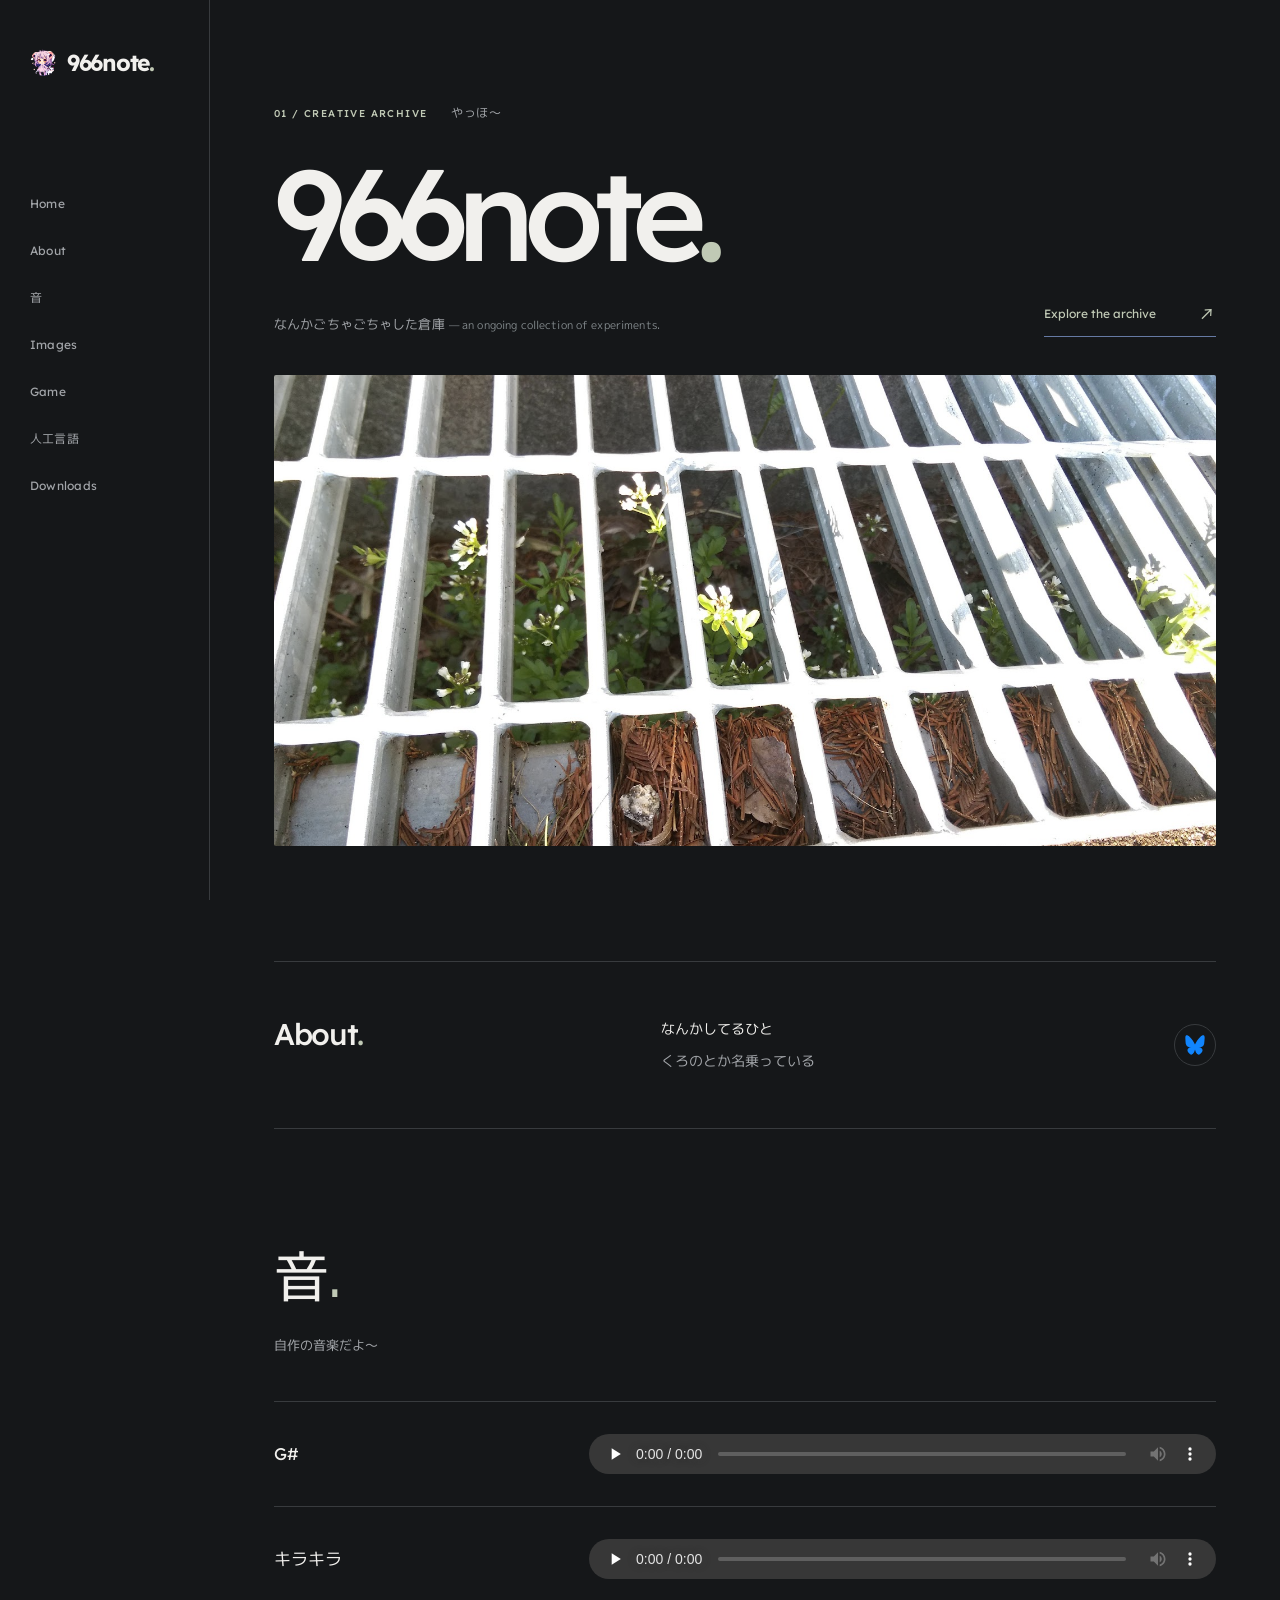
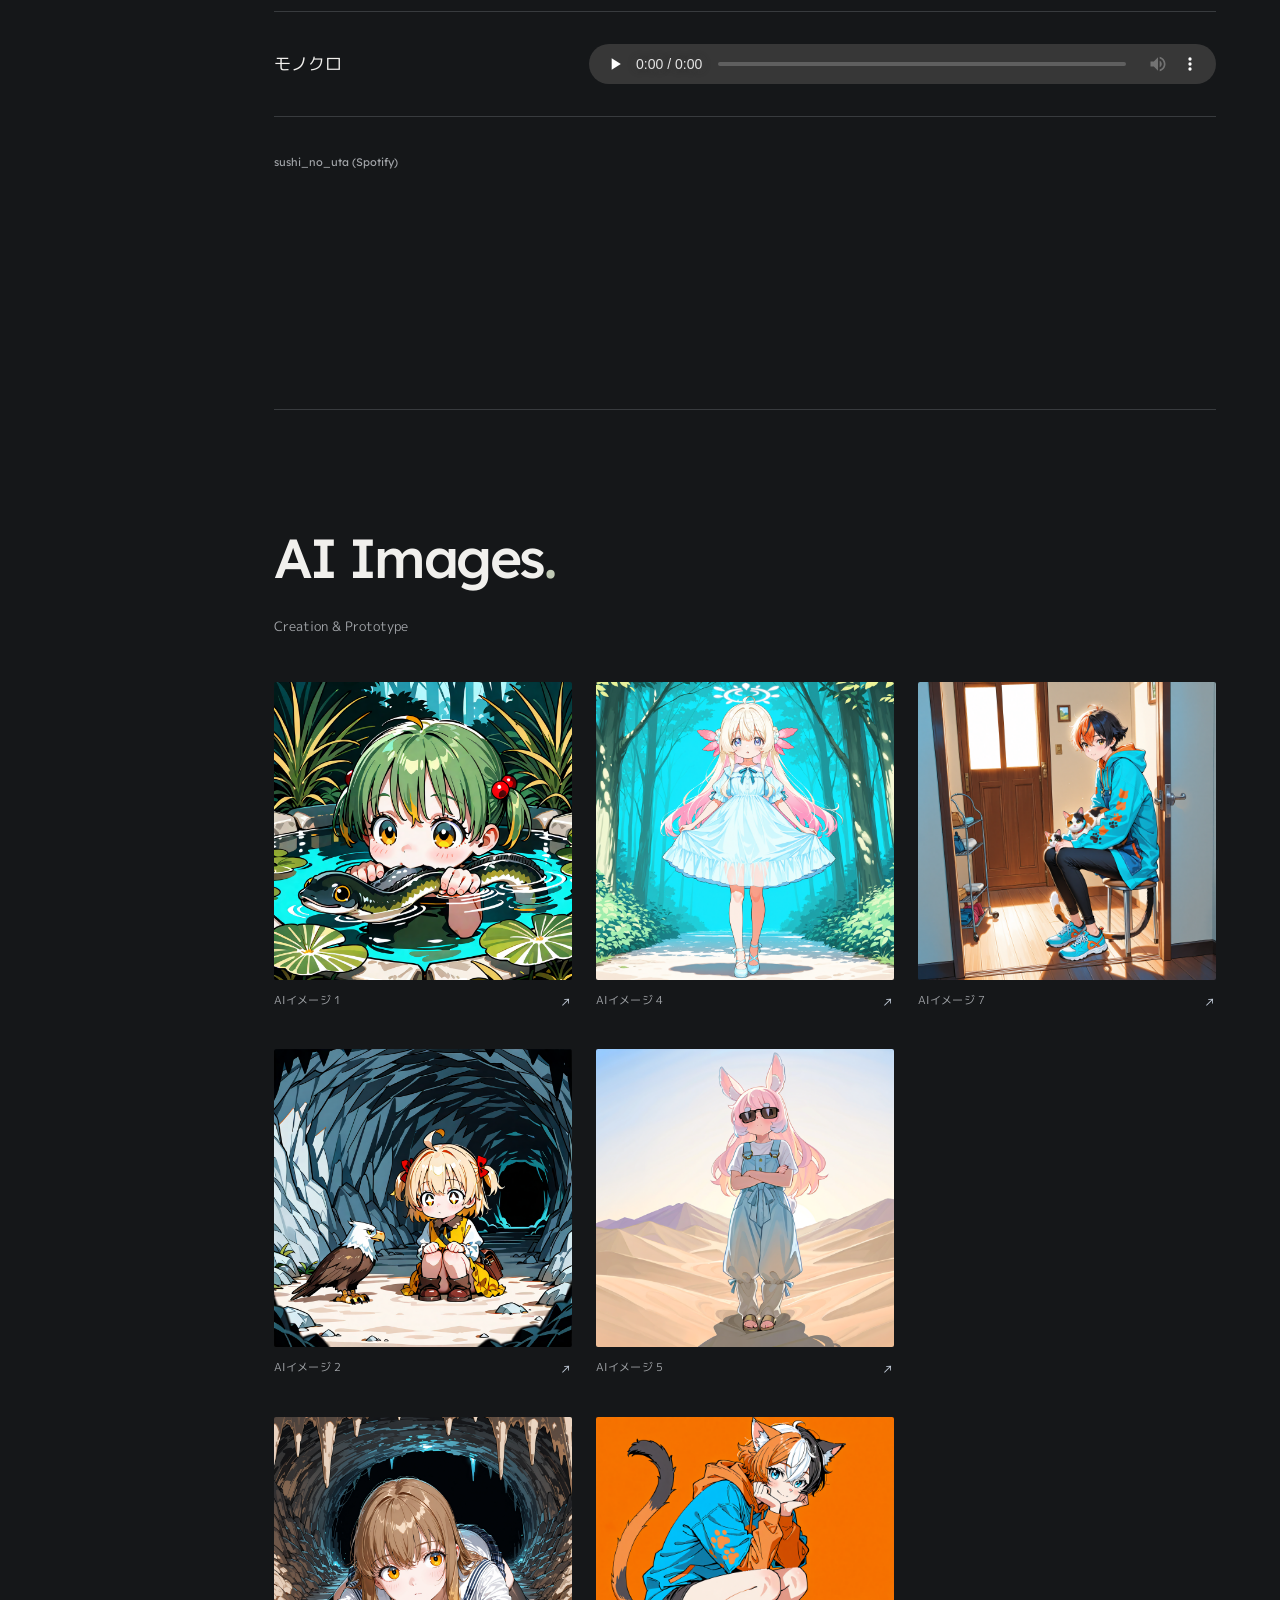
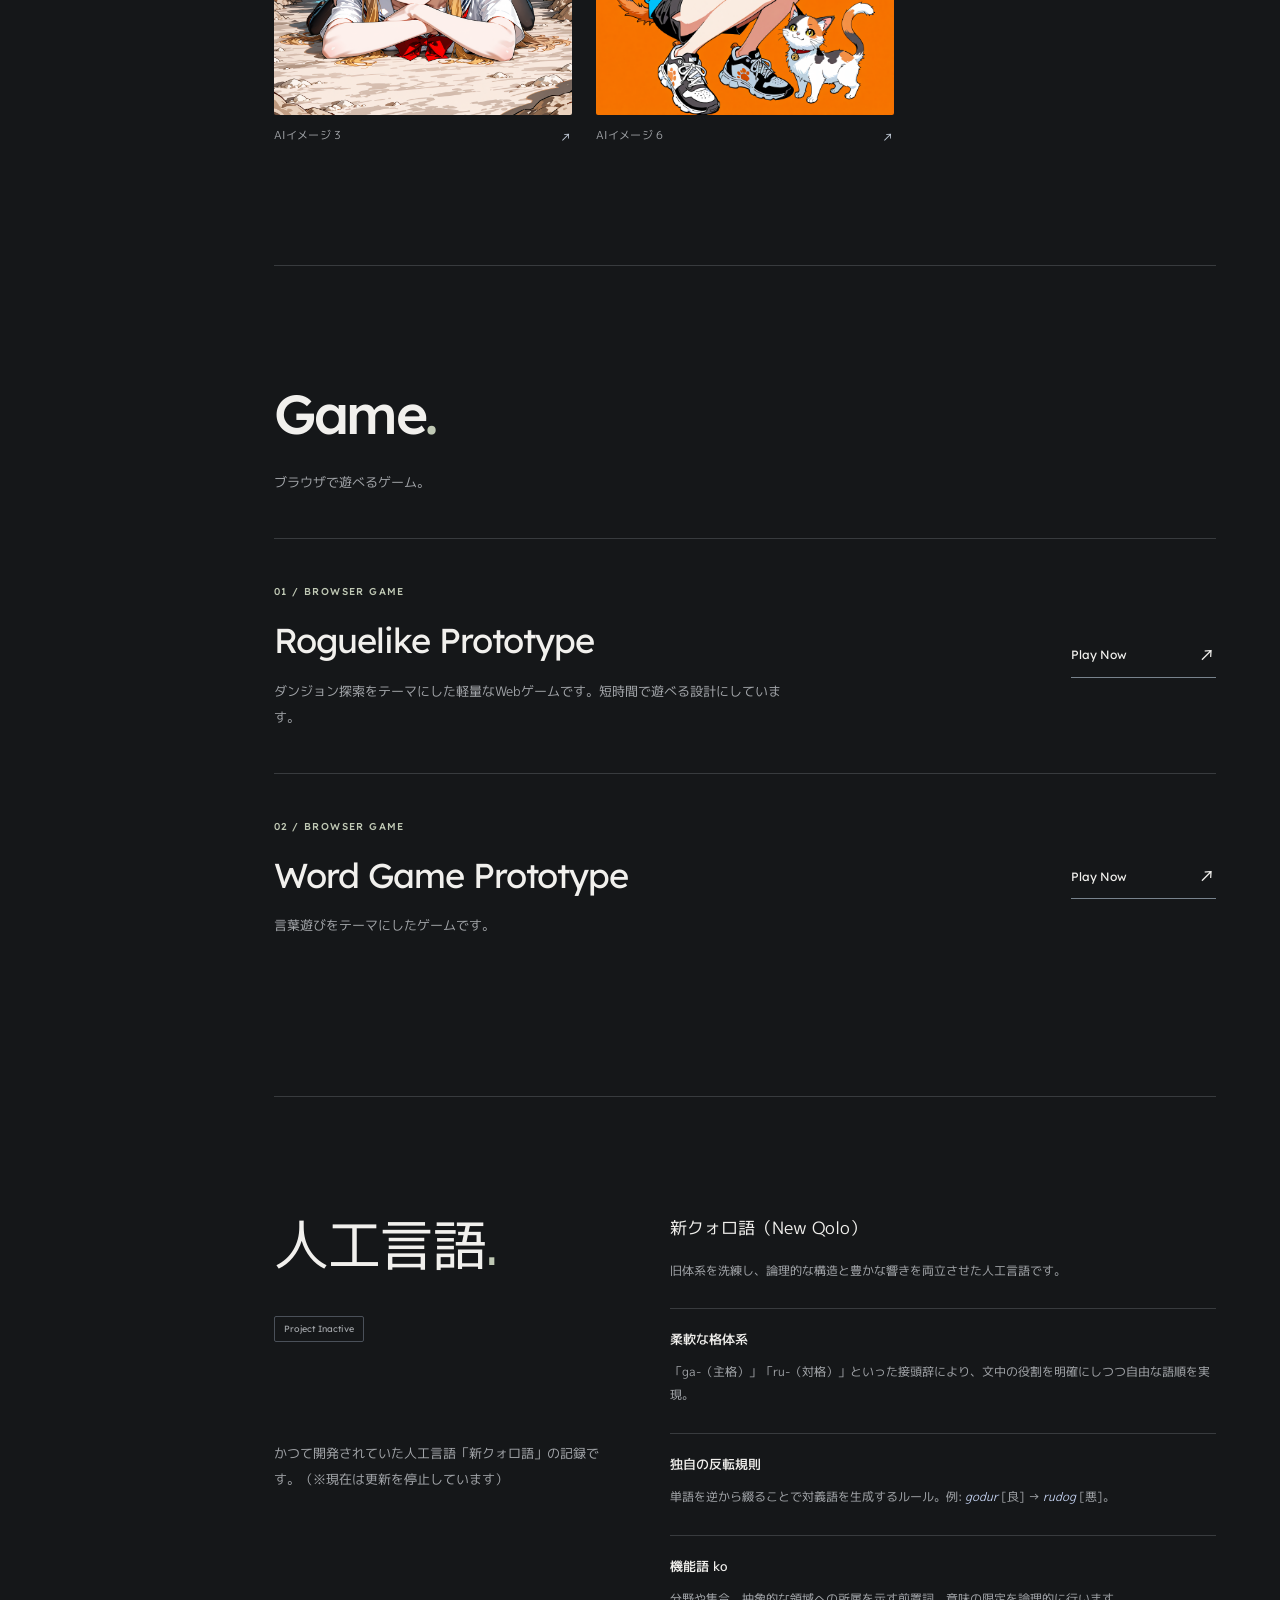
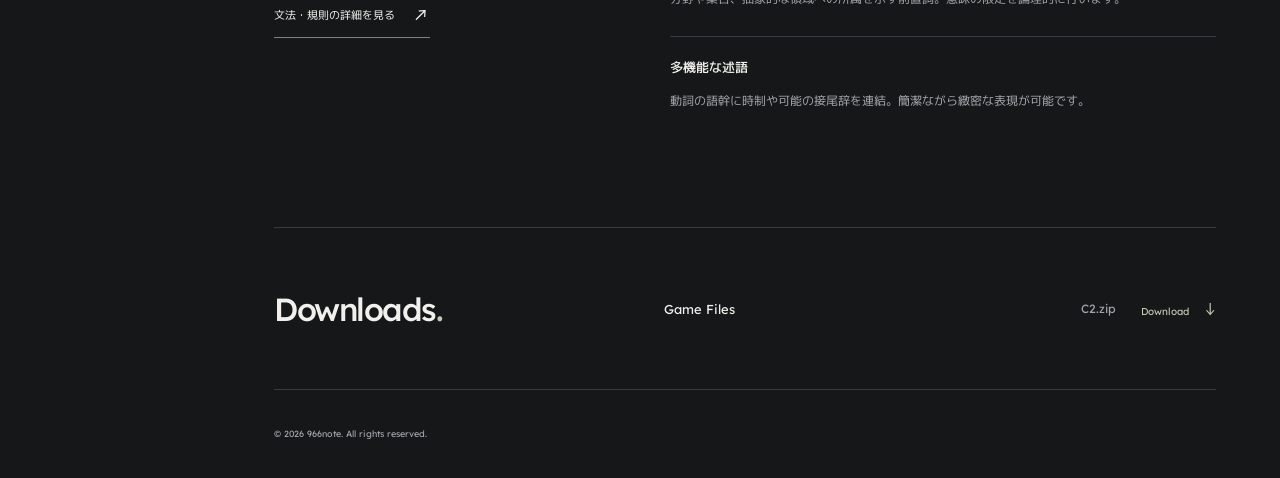
<file: index.html>
﻿<!DOCTYPE html>
<html lang="ja">

<head>
    <meta charset="UTF-8">
    <meta name="viewport" content="width=device-width, initial-scale=1.0">
    <title>966note | Creative Playground</title>
    <link rel="preconnect" href="https://fonts.googleapis.com">
    <link rel="preconnect" href="https://fonts.gstatic.com" crossorigin>
    <link
        href="https://fonts.googleapis.com/css2?family=Lexend:wght@400;500;700;800&family=M+PLUS+1p:wght@400;500;700&display=swap"
        rel="stylesheet">
    <link rel="stylesheet" href="styles.css">
</head>

<body>
    <header class="site-header">
        <nav class="site-nav" aria-label="メインナビゲーション">
            <a class="logo" href="#home">
                <img src="image/nonononono.png" alt="966note logo" width="40" height="40">
                <span>966note<span class="logo-period">.</span></span>
            </a>
            <ul class="nav-links">
                <li><a href="#home">Home</a></li>
                <li><a href="#about">About</a></li>
                <li><a href="#music">音</a></li>
                <li><a href="#ai-images">Images</a></li>
                <li><a href="#game">Game</a></li>
                <li><a href="#newqolo">人工言語</a></li>
                <li><a href="#downloads">Downloads</a></li>
            </ul>
        </nav>
    </header>

    <main>
        <section id="home" class="hero-section" aria-label="トップビジュアル">
            <div class="hero-image-container">
                <img src="image/IMAG0706.jpg" alt="966noteのトップビジュアル" fetchpriority="high" class="hero-image">
                <div class="hero-overlay">
                    <div class="hero-text fade-in-up">
                        <p class="hero-kicker"><span class="eyebrow-index">01 / CREATIVE ARCHIVE</span> やっほ～</p>
                        <h1>966note<span class="hero-period">.</span></h1>
                        <p class="hero-description">なんかごちゃごちゃした倉庫 <span class="hero-description-en">— an ongoing collection of experiments.</span></p>
                        <a href="#about" class="button-link hero-cta">Explore the archive</a>
                    </div>
                </div>
            </div>
        </section>

        <section id="about" class="content-section scroll-animate" aria-labelledby="about-heading">
            <h2 id="about-heading">About<span class="heading-dot">.</span></h2>
            <div class="about-content">
                <p>なんかしてるひと</p>
                <p>くろのとか名乗っている</p>
                <div class="social-links" aria-label="SNSリンク">
                    <a href="https://bsky.app/profile/966note.bsky.social" target="_blank" rel="noopener noreferrer"
                        class="social-icon bluesky">
                        <img src="image/Bluesky_Logo.svg" alt="Bluesky" width="30" height="30" loading="lazy">
                    </a>
                </div>
            </div>
        </section>

        <section id="music" class="content-section scroll-animate" aria-labelledby="music-heading">
            <h2 id="music-heading">音<span class="heading-dot">.</span></h2>
            <p class="section-description">自作の音楽だよ～</p>
            <div class="music-grid">
                <article class="music-card">
                    <h3>G#</h3>
                    <audio controls preload="none" aria-label="G#を再生">
                        <source src="music/gsharp.mp3" type="audio/mpeg">
                        お使いのブラウザは音声再生に対応していません。
                    </audio>
                </article>
                <article class="music-card">
                    <h3>キラキラ</h3>
                    <audio controls preload="none" aria-label="キラキラを再生">
                        <source src="music/kirakira_3.mp3" type="audio/mpeg">
                        お使いのブラウザは音声再生に対応していません。
                    </audio>
                </article>
                <article class="music-card">
                    <h3>モノクロ</h3>
                    <audio controls preload="none" aria-label="モノクロを再生">
                        <source src="music/monooku_2.mp3" type="audio/mpeg">
                        お使いのブラウザは音声再生に対応していません。
                    </audio>
                </article>
            </div>
            <div class="music-external">
                <article class="music-card spotify-card">
                    <h3>sushi_no_uta (Spotify)</h3>
                    <iframe style="border-radius:12px"
                        src="https://open.spotify.com/embed/track/43dkbwAmFqveceRsx4mW1W?utm_source=generator"
                        width="100%" height="152" title="Spotifyでsushi_no_utaを聴く" frameBorder="0" allowfullscreen=""
                        allow="autoplay; clipboard-write; encrypted-media; fullscreen; picture-in-picture"
                        loading="lazy"></iframe>
                </article>
            </div>
        </section>

        <section id="ai-images" class="content-section scroll-animate">
            <h2>AI Images<span class="heading-dot">.</span></h2>
            <p class="section-description">Creation &amp; Prototype</p>
            <div class="image-grid">
                <figure class="image-card">
                    <img src="AIimage/00063-904622999.png" alt="AIイメージ 1" loading="lazy">
                    <figcaption>AIイメージ 1</figcaption>
                </figure>
                <figure class="image-card">
                    <img src="AIimage/00064-3548581932.png" alt="AIイメージ 2" loading="lazy">
                    <figcaption>AIイメージ 2</figcaption>
                </figure>
                <figure class="image-card">
                    <img src="AIimage/00066-4004862386.png" alt="AIイメージ 3" loading="lazy">
                    <figcaption>AIイメージ 3</figcaption>
                </figure>
                <figure class="image-card">
                    <img src="AIimage/00076-1726016617.png" alt="AIイメージ 4" loading="lazy">
                    <figcaption>AIイメージ 4</figcaption>
                </figure>
                <figure class="image-card">
                    <img src="AIimage/00080-1516898172.png" alt="AIイメージ 5" loading="lazy">
                    <figcaption>AIイメージ 5</figcaption>
                </figure>
                <figure class="image-card">
                    <img src="AIimage/00087-4202334265.png" alt="AIイメージ 6" loading="lazy">
                    <figcaption>AIイメージ 6</figcaption>
                </figure>
                <figure class="image-card">
                    <img src="AIimage/00088-1463450633.png" alt="AIイメージ 7" loading="lazy">
                    <figcaption>AIイメージ 7</figcaption>
                </figure>
            </div>
        </section>

        <section id="game" class="content-section scroll-animate">
            <h2>Game<span class="heading-dot">.</span></h2>
            <p class="section-description">ブラウザで遊べるゲーム。</p>
            <div class="game-content card-style">
                <div class="game-info">
                    <p class="project-number">01 / BROWSER GAME</p>
                    <h3>Roguelike Prototype</h3>
                    <p>ダンジョン探索をテーマにした軽量なWebゲームです。短時間で遊べる設計にしています。</p>
                </div>
                <div class="link-container">
                    <a href="roguel/index.html" target="_blank" rel="noopener noreferrer" class="button-link">Play Now</a>
                </div>
            </div>
            <div class="game-content card-style">
                <div class="game-info">
                    <p class="project-number">02 / BROWSER GAME</p>
                    <h3>Word Game Prototype</h3>
                    <p>言葉遊びをテーマにしたゲームです。</p>
                </div>
                <div class="link-container">
                    <a href="wordgame/WordGamePrototype.html" target="_blank" rel="noopener noreferrer" class="button-link">Play Now</a>
                </div>
            </div>
        </section>

        <section id="newqolo" class="content-section scroll-animate">
            <div class="section-title-wrapper">
                <h2>人工言語<span class="heading-dot">.</span></h2>
                <span class="status-badge inactive">Project Inactive</span>
            </div>
            <p class="section-lead">かつて開発されていた人工言語「新クォロ語」の記録です。（※現在は更新を停止しています）</p>
            <div class="summary card-style">
                <article class="qolo-summary">
                    <h3>新クォロ語（New Qolo）</h3>
                    <p>旧体系を洗練し、論理的な構造と豊かな響きを両立させた人工言語です。</p>
                    <ul class="qolo-highlight-list">
                        <li><strong>柔軟な格体系</strong> 「ga-（主格）」「ru-（対格）」といった接頭辞により、文中の役割を明確にしつつ自由な語順を実現。</li>
                        <li><strong>独自の反転規則</strong> 単語を逆から綴ることで対義語を生成するルール。例: <em>godur</em> [良] → <em>rudog</em> [悪]。
                        </li>
                        <li><strong>機能語 ko</strong> 分野や集合、抽象的な領域への所属を示す前置詞。意味の限定を論理的に行います。</li>
                        <li><strong>多機能な述語</strong> 動詞の語幹に時制や可能の接尾辞を連結。簡潔ながら緻密な表現が可能です。</li>
                    </ul>
                </article>
            </div>
            <div class="link-container">
                <a href="qolo.html" class="button-link">文法・規則の詳細を見る</a>
            </div>
        </section>

        <section id="downloads" class="content-section scroll-animate">
            <h2>Downloads<span class="heading-dot">.</span></h2>
            <div class="downloads-content">
                <article class="download-item">
                    <h3>Game Files</h3>
                    <a href="game/C2.zip" download class="download-link">
                        <span class="file-name">C2.zip</span>
                        <span class="file-action">Download</span>
                    </a>
                </article>
            </div>
        </section>
    </main>

    <footer>
        <p>&copy; 2026 966note. All rights reserved.</p>
    </footer>

    <script src="script.js"></script>
</body>

</html>
</file>
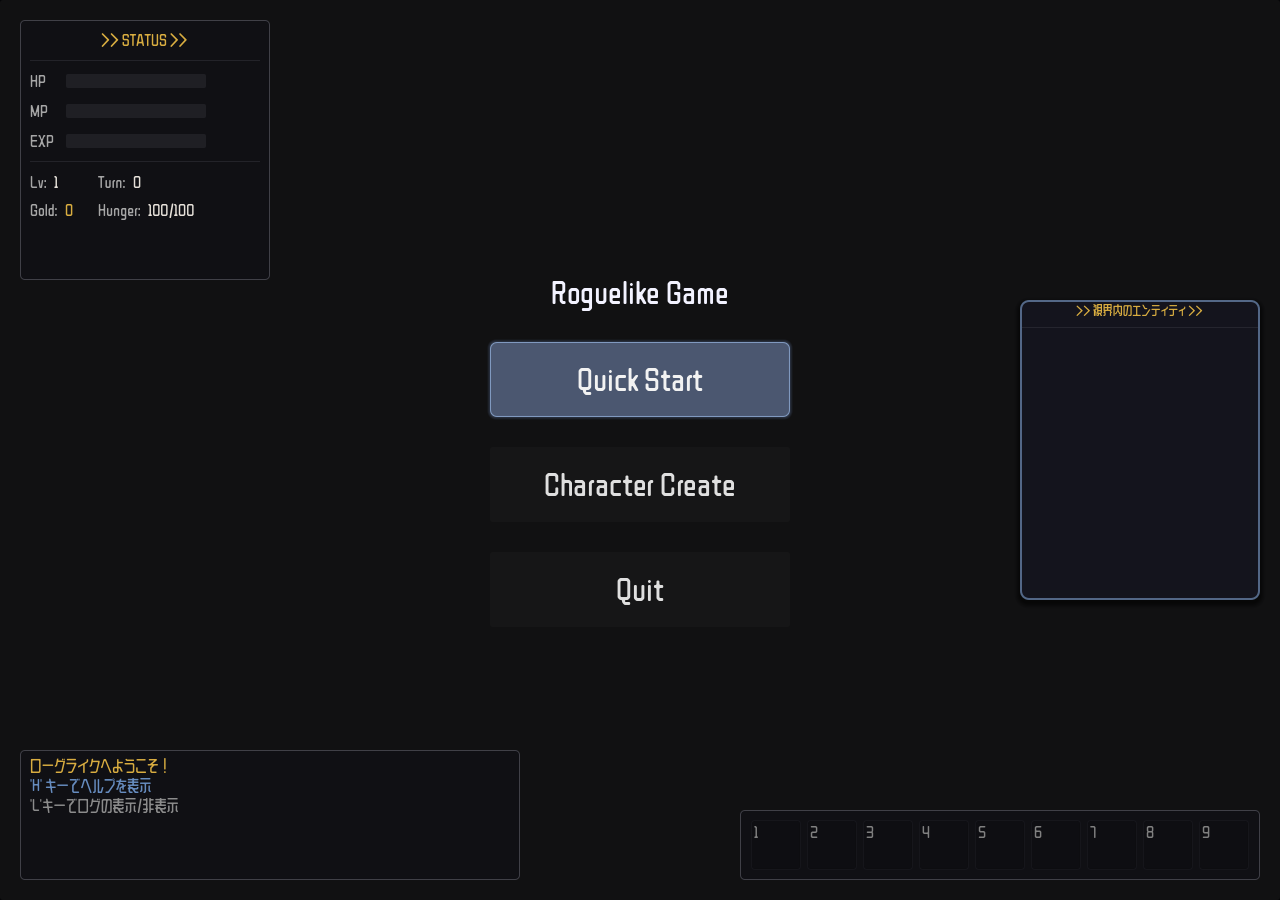
<file: roguel/index.html>
<!DOCTYPE html>
<html lang="en">
	<head>
		<meta charset="utf-8">
		<meta name="viewport" content="width=device-width, user-scalable=no, initial-scale=1.0">
		<title>Roguelike</title>
		<style>
html, body, #canvas {
	margin: 0;
	padding: 0;
	border: 0;
}

body {
	color: white;
	background-color: black;
	overflow: hidden;
	touch-action: none;
}

#canvas {
	display: block;
}

#canvas:focus {
	outline: none;
}

#status, #status-splash, #status-progress {
	position: absolute;
	left: 0;
	right: 0;
}

#status, #status-splash {
	top: 0;
	bottom: 0;
}

#status {
	background-color: #242424;
	display: flex;
	flex-direction: column;
	justify-content: center;
	align-items: center;
	visibility: hidden;
}

#status-splash {
	max-height: 100%;
	max-width: 100%;
	margin: auto;
}

#status-splash.show-image--false {
	display: none;
}

#status-splash.fullsize--true {
	height: 100%;
	width: 100%;
	object-fit: contain;
}

#status-splash.use-filter--false {
	image-rendering: pixelated;
}

#status-progress, #status-notice {
	display: none;
}

#status-progress {
	bottom: 10%;
	width: 50%;
	margin: 0 auto;
}

#status-notice {
	background-color: #5b3943;
	border-radius: 0.5rem;
	border: 1px solid #9b3943;
	color: #e0e0e0;
	font-family: 'Noto Sans', 'Droid Sans', Arial, sans-serif;
	line-height: 1.3;
	margin: 0 2rem;
	overflow: hidden;
	padding: 1rem;
	text-align: center;
	z-index: 1;
}
		</style>
		<link id="-gd-engine-icon" rel="icon" type="image/png" href="index.icon.png" />
<link rel="apple-touch-icon" href="index.apple-touch-icon.png"/>

	</head>
	<body>
		<canvas id="canvas">
			Your browser does not support the canvas tag.
		</canvas>

		<noscript>
			Your browser does not support JavaScript.
		</noscript>

		<div id="status">
			<img id="status-splash" class="show-image--true fullsize--true use-filter--true" src="index.png" alt="">
			<progress id="status-progress"></progress>
			<div id="status-notice"></div>
		</div>

		<script src="index.js"></script>
		<script>
const GODOT_CONFIG = {"args":[],"canvasResizePolicy":2,"emscriptenPoolSize":8,"ensureCrossOriginIsolationHeaders":true,"executable":"index","experimentalVK":false,"fileSizes":{"index.pck":15390168,"index.wasm":35754592},"focusCanvas":true,"gdextensionLibs":[],"godotPoolSize":4};
const GODOT_THREADS_ENABLED = false;
const engine = new Engine(GODOT_CONFIG);

(function () {
	const statusOverlay = document.getElementById('status');
	const statusProgress = document.getElementById('status-progress');
	const statusNotice = document.getElementById('status-notice');

	let initializing = true;
	let statusMode = '';

	function setStatusMode(mode) {
		if (statusMode === mode || !initializing) {
			return;
		}
		if (mode === 'hidden') {
			statusOverlay.remove();
			initializing = false;
			return;
		}
		statusOverlay.style.visibility = 'visible';
		statusProgress.style.display = mode === 'progress' ? 'block' : 'none';
		statusNotice.style.display = mode === 'notice' ? 'block' : 'none';
		statusMode = mode;
	}

	function setStatusNotice(text) {
		while (statusNotice.lastChild) {
			statusNotice.removeChild(statusNotice.lastChild);
		}
		const lines = text.split('\n');
		lines.forEach((line) => {
			statusNotice.appendChild(document.createTextNode(line));
			statusNotice.appendChild(document.createElement('br'));
		});
	}

	function displayFailureNotice(err) {
		console.error(err);
		if (err instanceof Error) {
			setStatusNotice(err.message);
		} else if (typeof err === 'string') {
			setStatusNotice(err);
		} else {
			setStatusNotice('An unknown error occurred.');
		}
		setStatusMode('notice');
		initializing = false;
	}

	const missing = Engine.getMissingFeatures({
		threads: GODOT_THREADS_ENABLED,
	});

	if (missing.length !== 0) {
		if (GODOT_CONFIG['serviceWorker'] && GODOT_CONFIG['ensureCrossOriginIsolationHeaders'] && 'serviceWorker' in navigator) {
			let serviceWorkerRegistrationPromise;
			try {
				serviceWorkerRegistrationPromise = navigator.serviceWorker.getRegistration();
			} catch (err) {
				serviceWorkerRegistrationPromise = Promise.reject(new Error('Service worker registration failed.'));
			}
			// There's a chance that installing the service worker would fix the issue
			Promise.race([
				serviceWorkerRegistrationPromise.then((registration) => {
					if (registration != null) {
						return Promise.reject(new Error('Service worker already exists.'));
					}
					return registration;
				}).then(() => engine.installServiceWorker()),
				// For some reason, `getRegistration()` can stall
				new Promise((resolve) => {
					setTimeout(() => resolve(), 2000);
				}),
			]).then(() => {
				// Reload if there was no error.
				window.location.reload();
			}).catch((err) => {
				console.error('Error while registering service worker:', err);
			});
		} else {
			// Display the message as usual
			const missingMsg = 'Error\nThe following features required to run Godot projects on the Web are missing:\n';
			displayFailureNotice(missingMsg + missing.join('\n'));
		}
	} else {
		setStatusMode('progress');
		engine.startGame({
			'onProgress': function (current, total) {
				if (current > 0 && total > 0) {
					statusProgress.value = current;
					statusProgress.max = total;
				} else {
					statusProgress.removeAttribute('value');
					statusProgress.removeAttribute('max');
				}
			},
		}).then(() => {
			setStatusMode('hidden');
		}, displayFailureNotice);
	}
}());
		</script>
	</body>
</html>
</file>
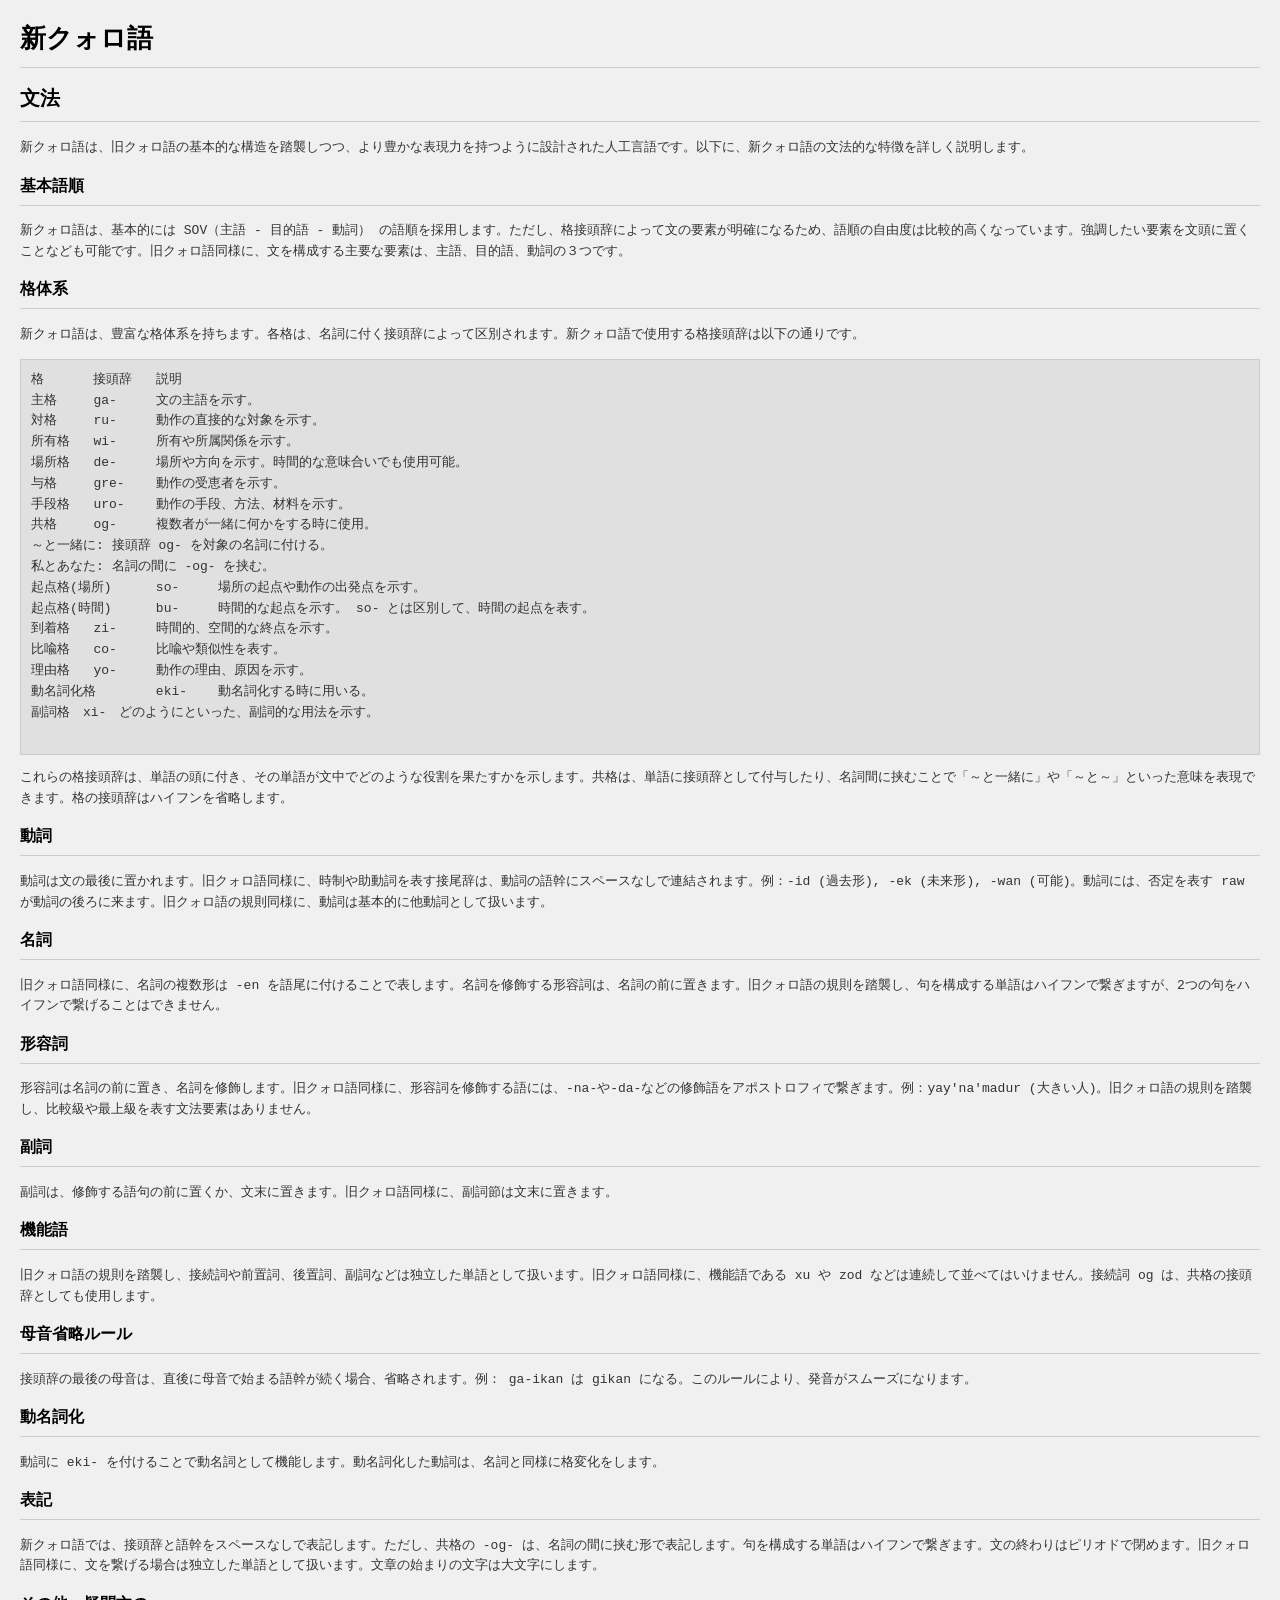
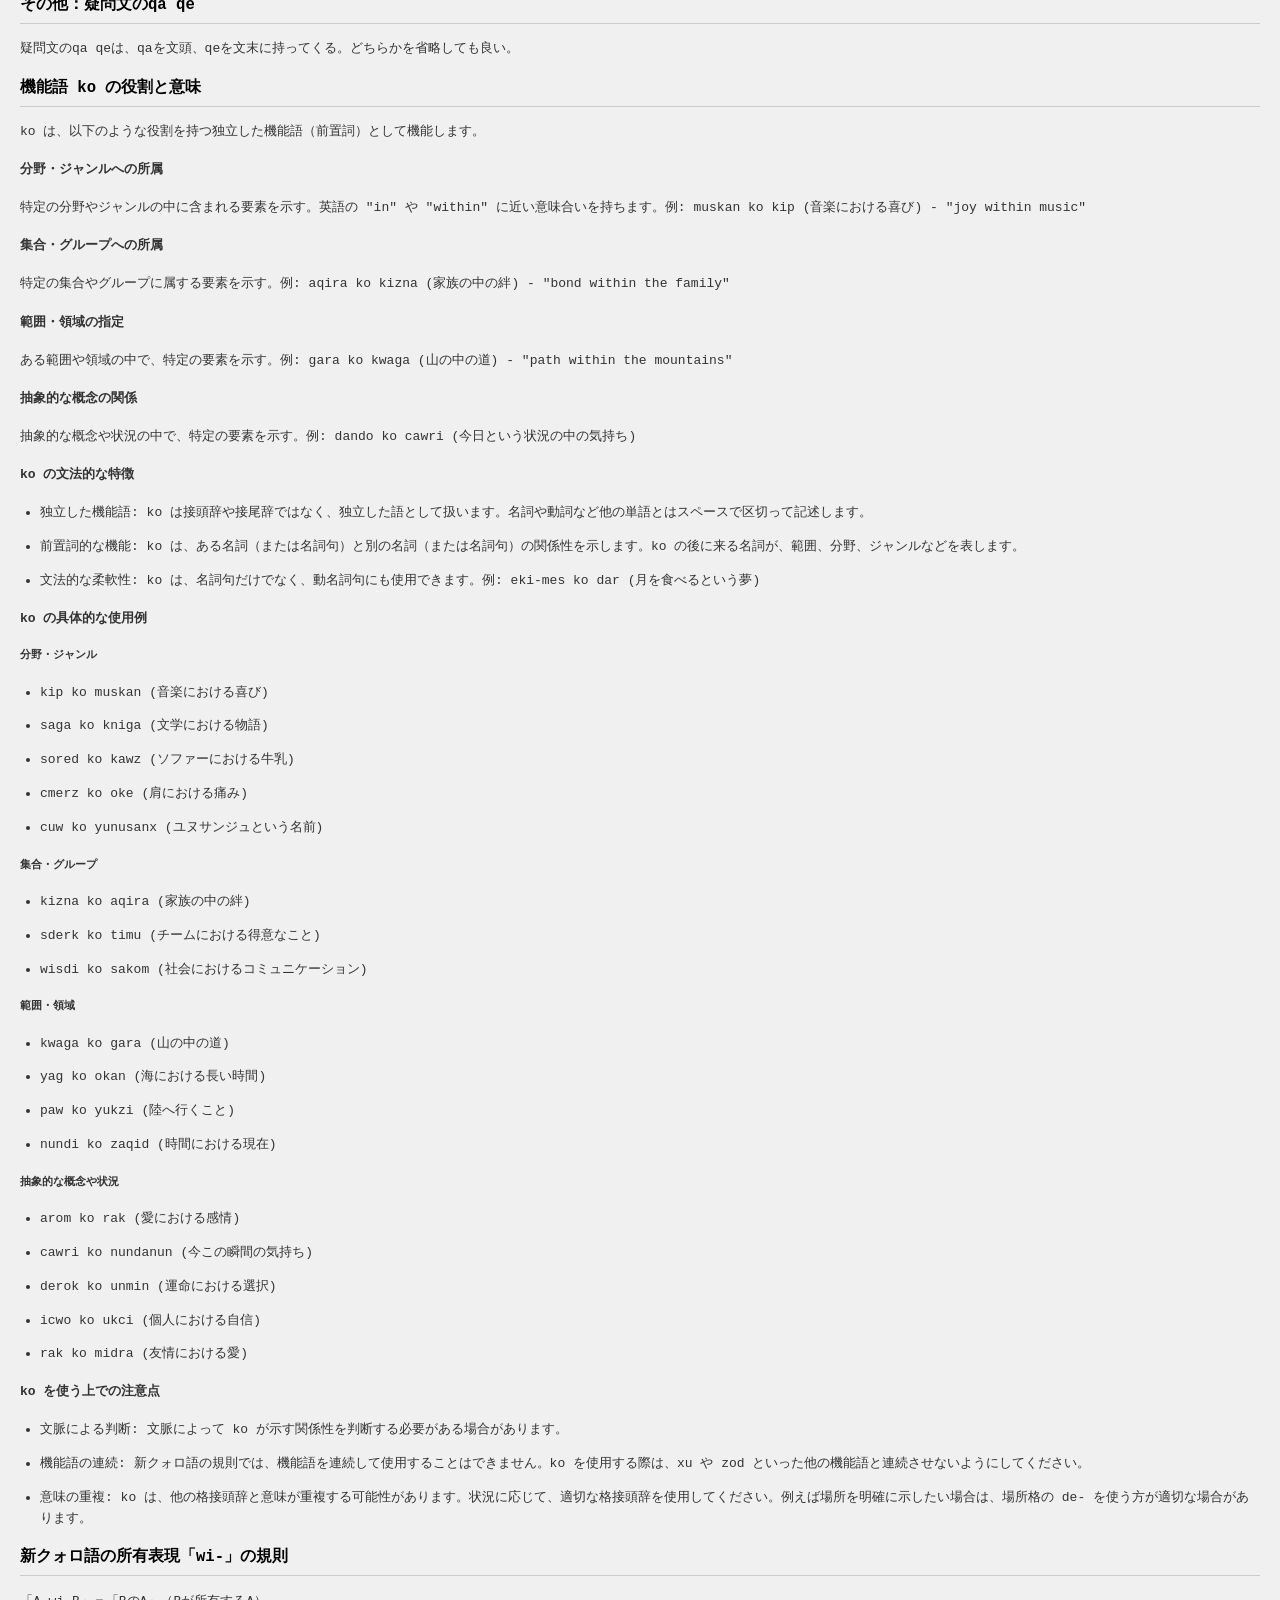
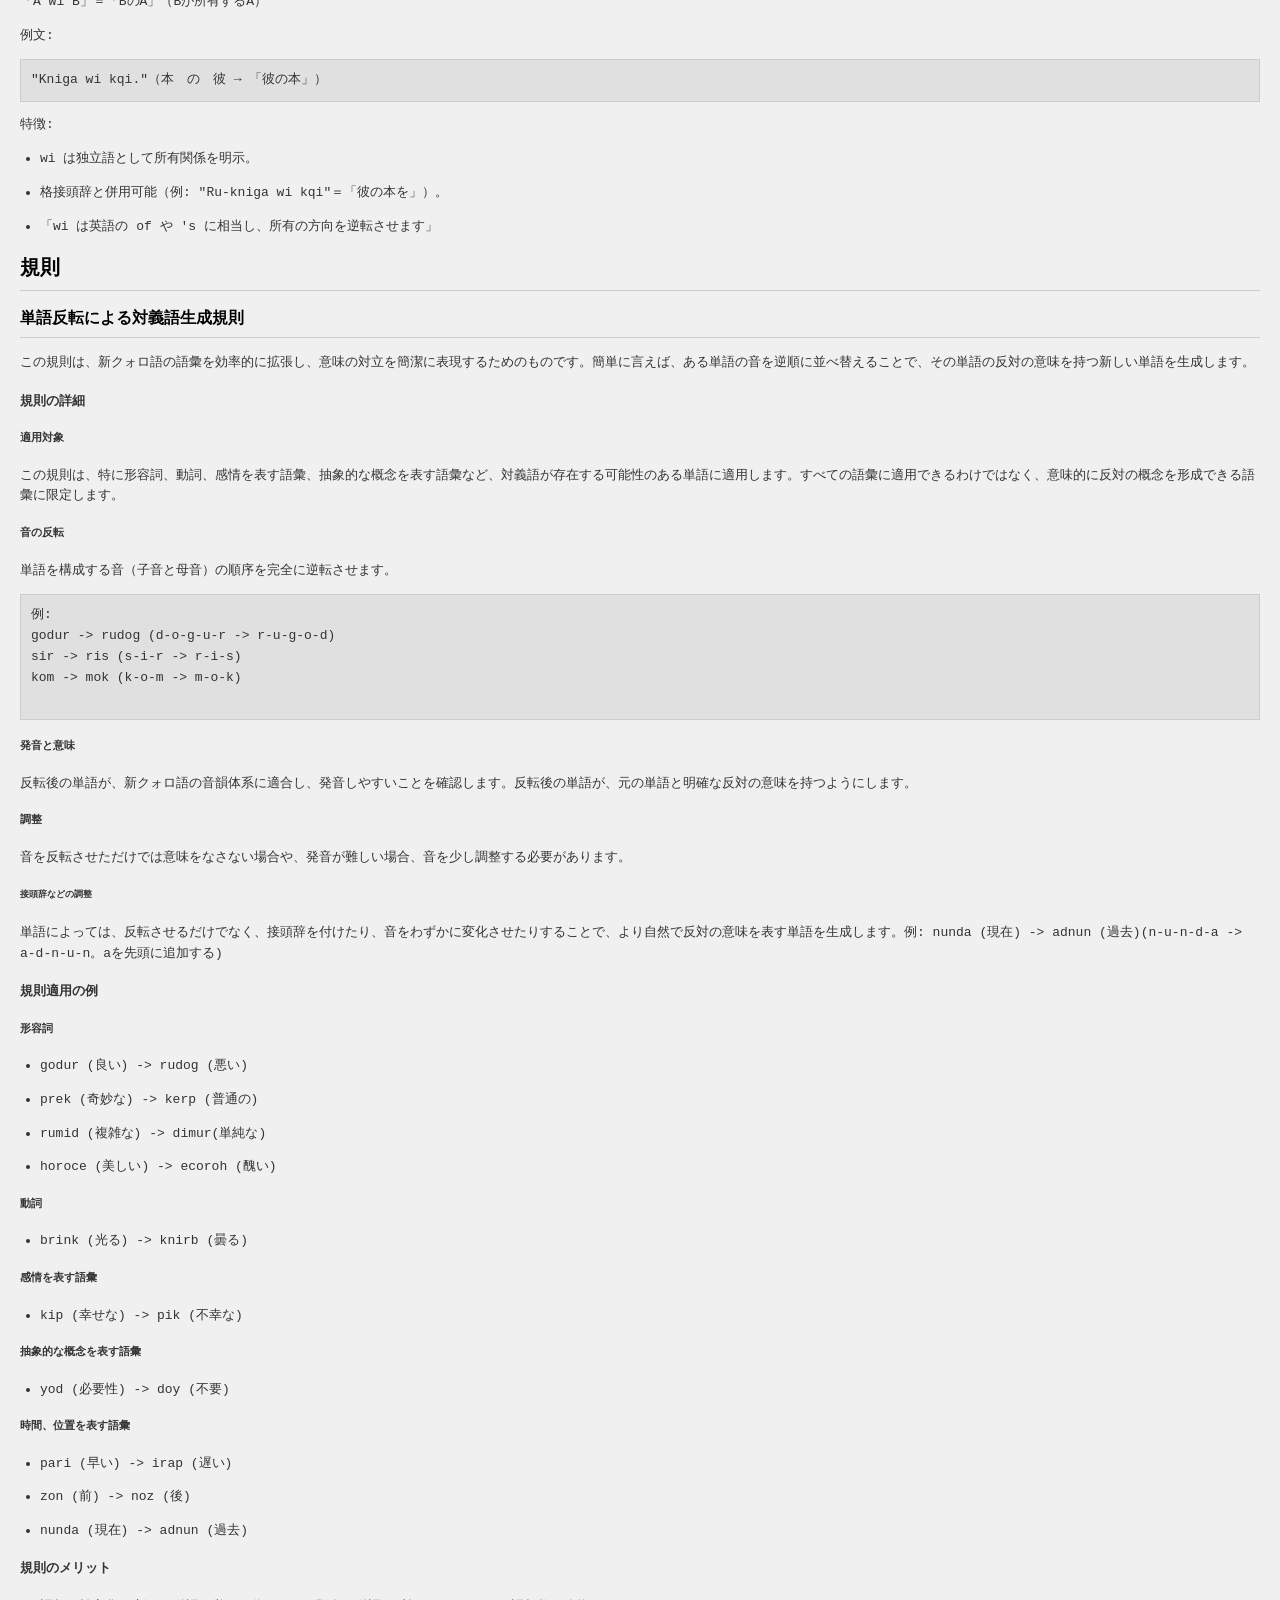
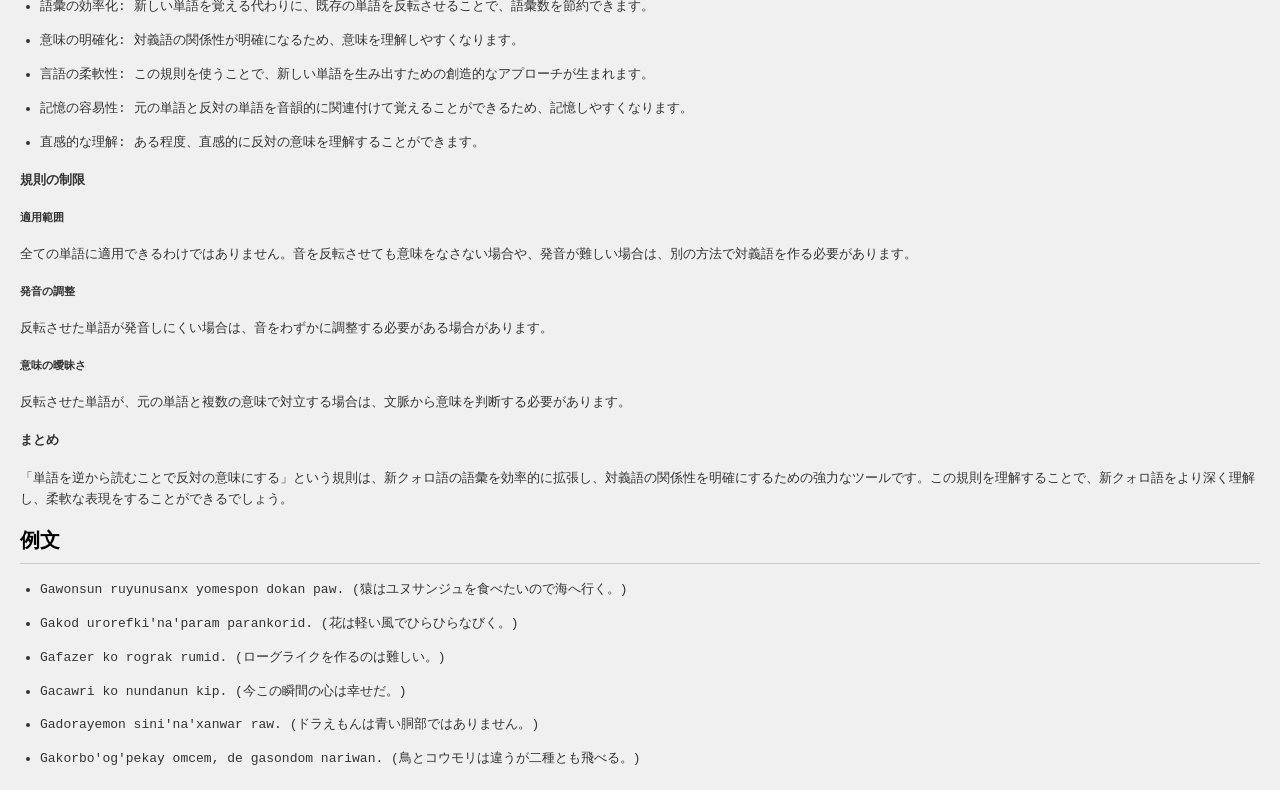
<file: qolo.html>
<!DOCTYPE html>
<html lang="ja">
<head>
    <meta charset="UTF-8">
    <title>新クォロ語</title>
    <style>
        body {
            font-family: monospace;
            background-color: #f0f0f0;
            color: #333;
            line-height: 1.6;
            margin: 20px;
        }
        h1, h2, h3 {
            color: #000;
            border-bottom: 1px solid #ccc;
            padding-bottom: 5px;
        }
        h1 { font-size: 2em; }
        h2 { font-size: 1.5em; }
        h3 { font-size: 1.2em; }
        p, li {
            margin-bottom: 1em;
        }
        ul {
            padding-left: 20px;
        }
        pre {
            background-color: #e0e0e0;
            padding: 10px;
            border: 1px solid #ccc;
            overflow-x: auto;
        }
    </style>
</head>
<body>
    <h1>新クォロ語</h1>

    <section>
        <h2>文法</h2>
        <p>
            新クォロ語は、旧クォロ語の基本的な構造を踏襲しつつ、より豊かな表現力を持つように設計された人工言語です。以下に、新クォロ語の文法的な特徴を詳しく説明します。
        </p>
        <h3>基本語順</h3>
        <p>
            新クォロ語は、基本的には SOV（主語 - 目的語 - 動詞） の語順を採用します。ただし、格接頭辞によって文の要素が明確になるため、語順の自由度は比較的高くなっています。強調したい要素を文頭に置くことなども可能です。旧クォロ語同様に、文を構成する主要な要素は、主語、目的語、動詞の３つです。
        </p>
        <h3>格体系</h3>
        <p>
            新クォロ語は、豊富な格体系を持ちます。各格は、名詞に付く接頭辞によって区別されます。新クォロ語で使用する格接頭辞は以下の通りです。
        </p>
        <pre>
格	接頭辞	説明
主格	ga-	文の主語を示す。
対格	ru-	動作の直接的な対象を示す。
所有格	wi-	所有や所属関係を示す。
場所格	de-	場所や方向を示す。時間的な意味合いでも使用可能。
与格	gre-	動作の受恵者を示す。
手段格	uro-	動作の手段、方法、材料を示す。
共格	og-	複数者が一緒に何かをする時に使用。<br>～と一緒に: 接頭辞 og- を対象の名詞に付ける。<br>私とあなた: 名詞の間に -og- を挟む。
起点格(場所)	so-	場所の起点や動作の出発点を示す。
起点格(時間)	bu-	時間的な起点を示す。 so- とは区別して、時間の起点を表す。
到着格	zi-	時間的、空間的な終点を示す。
比喩格	co-	比喩や類似性を表す。
理由格	yo-	動作の理由、原因を示す。
動名詞化格	eki-	動名詞化する時に用いる。
副詞格　xi-　どのようにといった、副詞的な用法を示す。
        </pre>
        <p>
            これらの格接頭辞は、単語の頭に付き、その単語が文中でどのような役割を果たすかを示します。共格は、単語に接頭辞として付与したり、名詞間に挟むことで「～と一緒に」や「～と～」といった意味を表現できます。格の接頭辞はハイフンを省略します。
        </p>
        <h3>動詞</h3>
        <p>
            動詞は文の最後に置かれます。旧クォロ語同様に、時制や助動詞を表す接尾辞は、動詞の語幹にスペースなしで連結されます。例：-id (過去形), -ek (未来形), -wan (可能)。動詞には、否定を表す raw が動詞の後ろに来ます。旧クォロ語の規則同様に、動詞は基本的に他動詞として扱います。
        </p>
        <h3>名詞</h3>
        <p>
            旧クォロ語同様に、名詞の複数形は -en を語尾に付けることで表します。名詞を修飾する形容詞は、名詞の前に置きます。旧クォロ語の規則を踏襲し、句を構成する単語はハイフンで繋ぎますが、2つの句をハイフンで繋げることはできません。
        </p>
        <h3>形容詞</h3>
        <p>
            形容詞は名詞の前に置き、名詞を修飾します。旧クォロ語同様に、形容詞を修飾する語には、-na-や-da-などの修飾語をアポストロフィで繋ぎます。例：yay'na'madur (大きい人)。旧クォロ語の規則を踏襲し、比較級や最上級を表す文法要素はありません。
        </p>
        <h3>副詞</h3>
        <p>
            副詞は、修飾する語句の前に置くか、文末に置きます。旧クォロ語同様に、副詞節は文末に置きます。
        </p>
        <h3>機能語</h3>
        <p>
            旧クォロ語の規則を踏襲し、接続詞や前置詞、後置詞、副詞などは独立した単語として扱います。旧クォロ語同様に、機能語である xu や zod などは連続して並べてはいけません。接続詞 og は、共格の接頭辞としても使用します。
        </p>
        <h3>母音省略ルール</h3>
        <p>
            接頭辞の最後の母音は、直後に母音で始まる語幹が続く場合、省略されます。例： ga-ikan は gikan になる。このルールにより、発音がスムーズになります。
        </p>
        <h3>動名詞化</h3>
        <p>
            動詞に eki- を付けることで動名詞として機能します。動名詞化した動詞は、名詞と同様に格変化をします。
        </p>
        <h3>表記</h3>
        <p>
            新クォロ語では、接頭辞と語幹をスペースなしで表記します。ただし、共格の -og- は、名詞の間に挟む形で表記します。句を構成する単語はハイフンで繋ぎます。文の終わりはピリオドで閉めます。旧クォロ語同様に、文を繋げる場合は独立した単語として扱います。文章の始まりの文字は大文字にします。
        </p>
        <h3>その他：疑問文のqa qe</h3>
        <p>
            疑問文のqa qeは、qaを文頭、qeを文末に持ってくる。どちらかを省略しても良い。
        </p>
        <h3>機能語 ko の役割と意味</h3>
        <p>
            ko は、以下のような役割を持つ独立した機能語（前置詞）として機能します。
        </p>
        <h4>分野・ジャンルへの所属</h4>
        <p>
            特定の分野やジャンルの中に含まれる要素を示す。英語の "in" や "within" に近い意味合いを持ちます。例: muskan ko kip (音楽における喜び) - "joy within music"
        </p>
        <h4>集合・グループへの所属</h4>
        <p>
            特定の集合やグループに属する要素を示す。例: aqira ko kizna (家族の中の絆) - "bond within the family"
        </p>
        <h4>範囲・領域の指定</h4>
        <p>
            ある範囲や領域の中で、特定の要素を示す。例: gara ko kwaga (山の中の道) - "path within the mountains"
        </p>
        <h4>抽象的な概念の関係</h4>
        <p>
            抽象的な概念や状況の中で、特定の要素を示す。例: dando ko cawri (今日という状況の中の気持ち)
        </p>
        <h4>ko の文法的な特徴</h4>
        <ul>
            <li>独立した機能語: ko は接頭辞や接尾辞ではなく、独立した語として扱います。名詞や動詞など他の単語とはスペースで区切って記述します。</li>
            <li>前置詞的な機能: ko は、ある名詞（または名詞句）と別の名詞（または名詞句）の関係性を示します。ko の後に来る名詞が、範囲、分野、ジャンルなどを表します。</li>
            <li>文法的な柔軟性: ko は、名詞句だけでなく、動名詞句にも使用できます。例: eki-mes ko dar (月を食べるという夢)</li>
        </ul>
        <h4>ko の具体的な使用例</h4>
        <h5>分野・ジャンル</h5>
        <ul>
            <li>kip ko muskan (音楽における喜び)</li>
            <li>saga ko kniga (文学における物語)</li>
            <li>sored ko kawz (ソファーにおける牛乳)</li>
            <li>cmerz ko oke (肩における痛み)</li>
            <li>cuw ko yunusanx (ユヌサンジュという名前)</li>
        </ul>
        <h5>集合・グループ</h5>
        <ul>
            <li>kizna ko aqira (家族の中の絆)</li>
            <li>sderk ko timu (チームにおける得意なこと)</li>
            <li>wisdi ko sakom (社会におけるコミュニケーション)</li>
        </ul>
        <h5>範囲・領域</h5>
        <ul>
            <li>kwaga ko gara (山の中の道)</li>
            <li>yag ko okan (海における長い時間)</li>
            <li>paw ko yukzi (陸へ行くこと)</li>
            <li>nundi ko zaqid (時間における現在)</li>
        </ul>
        <h5>抽象的な概念や状況</h5>
        <ul>
            <li>arom ko rak (愛における感情)</li>
            <li>cawri ko nundanun (今この瞬間の気持ち)</li>
            <li>derok ko unmin (運命における選択)</li>
            <li>icwo ko ukci (個人における自信)</li>
            <li>rak ko midra (友情における愛)</li>
        </ul>
        <h4>ko を使う上での注意点</h4>
        <ul>
            <li>文脈による判断: 文脈によって ko が示す関係性を判断する必要がある場合があります。</li>
            <li>機能語の連続: 新クォロ語の規則では、機能語を連続して使用することはできません。ko を使用する際は、xu や zod といった他の機能語と連続させないようにしてください。</li>
            <li>意味の重複: ko は、他の格接頭辞と意味が重複する可能性があります。状況に応じて、適切な格接頭辞を使用してください。例えば場所を明確に示したい場合は、場所格の de- を使う方が適切な場合があります。</li>
        </ul>
        <h3>新クォロ語の所有表現「wi-」の規則</h3>
        <p>
            「A wi B」＝「BのA」（Bが所有するA）
        </p>
        <p>例文:</p>
        <pre>"Kniga wi kqi."（本　の　彼 → 「彼の本」）</pre>
        <p>特徴:</p>
        <ul>
            <li>wi は独立語として所有関係を明示。</li>
            <li>格接頭辞と併用可能（例: "Ru-kniga wi kqi"＝「彼の本を」）。</li>
            <li>「wi は英語の of や 's に相当し、所有の方向を逆転させます」</li>
        </ul>
    </section>

    <section>
        <h2>規則</h2>
        <h3>単語反転による対義語生成規則</h3>
        <p>
            この規則は、新クォロ語の語彙を効率的に拡張し、意味の対立を簡潔に表現するためのものです。簡単に言えば、ある単語の音を逆順に並べ替えることで、その単語の反対の意味を持つ新しい単語を生成します。
        </p>
        <h4>規則の詳細</h4>
        <h5>適用対象</h5>
        <p>
            この規則は、特に形容詞、動詞、感情を表す語彙、抽象的な概念を表す語彙など、対義語が存在する可能性のある単語に適用します。すべての語彙に適用できるわけではなく、意味的に反対の概念を形成できる語彙に限定します。
        </p>
        <h5>音の反転</h5>
        <p>
            単語を構成する音（子音と母音）の順序を完全に逆転させます。
        </p>
        <pre>
例:
godur -> rudog (d-o-g-u-r -> r-u-g-o-d)
sir -> ris (s-i-r -> r-i-s)
kom -> mok (k-o-m -> m-o-k)
        </pre>
        <h5>発音と意味</h5>
        <p>
            反転後の単語が、新クォロ語の音韻体系に適合し、発音しやすいことを確認します。反転後の単語が、元の単語と明確な反対の意味を持つようにします。
        </p>
        <h5>調整</h5>
        <p>
            音を反転させただけでは意味をなさない場合や、発音が難しい場合、音を少し調整する必要があります。
        </p>
        <h6>接頭辞などの調整</h6>
        <p>
            単語によっては、反転させるだけでなく、接頭辞を付けたり、音をわずかに変化させたりすることで、より自然で反対の意味を表す単語を生成します。例: nunda (現在) -> adnun (過去)(n-u-n-d-a -> a-d-n-u-n。aを先頭に追加する)
        </p>
        <h4>規則適用の例</h4>
        <h5>形容詞</h5>
        <ul>
            <li>godur (良い) -> rudog (悪い)</li>
            <li>prek (奇妙な) -> kerp (普通の)</li>
            <li>rumid (複雑な) -> dimur(単純な)</li>
            <li>horoce (美しい) -> ecoroh (醜い)</li>
        </ul>
        <h5>動詞</h5>
        <ul>
            <li>brink (光る) -> knirb (曇る)</li>
        </ul>
        <h5>感情を表す語彙</h5>
        <ul>
            <li>kip (幸せな) -> pik (不幸な)</li>
        </ul>
        <h5>抽象的な概念を表す語彙</h5>
        <ul>
            <li>yod (必要性) -> doy (不要)</li>
        </ul>
        <h5>時間、位置を表す語彙</h5>
        <ul>
            <li>pari (早い) -> irap (遅い)</li>
            <li>zon (前) -> noz (後)</li>
            <li>nunda (現在) -> adnun (過去)</li>
        </ul>
        <h4>規則のメリット</h4>
        <ul>
            <li>語彙の効率化: 新しい単語を覚える代わりに、既存の単語を反転させることで、語彙数を節約できます。</li>
            <li>意味の明確化: 対義語の関係性が明確になるため、意味を理解しやすくなります。</li>
            <li>言語の柔軟性: この規則を使うことで、新しい単語を生み出すための創造的なアプローチが生まれます。</li>
            <li>記憶の容易性: 元の単語と反対の単語を音韻的に関連付けて覚えることができるため、記憶しやすくなります。</li>
            <li>直感的な理解: ある程度、直感的に反対の意味を理解することができます。</li>
        </ul>
        <h4>規則の制限</h4>
        <h5>適用範囲</h5>
        <p>
            全ての単語に適用できるわけではありません。音を反転させても意味をなさない場合や、発音が難しい場合は、別の方法で対義語を作る必要があります。
        </p>
        <h5>発音の調整</h5>
        <p>
            反転させた単語が発音しにくい場合は、音をわずかに調整する必要がある場合があります。
        </p>
        <h5>意味の曖昧さ</h5>
        <p>
            反転させた単語が、元の単語と複数の意味で対立する場合は、文脈から意味を判断する必要があります。
        </p>
        <h4>まとめ</h4>
        <p>
            「単語を逆から読むことで反対の意味にする」という規則は、新クォロ語の語彙を効率的に拡張し、対義語の関係性を明確にするための強力なツールです。この規則を理解することで、新クォロ語をより深く理解し、柔軟な表現をすることができるでしょう。
        </p>
    </section>

    <section>
        <h2>例文</h2>
        <ul>
            <li>Gawonsun ruyunusanx yomespon dokan paw. (猿はユヌサンジュを食べたいので海へ行く。)</li>
            <li>Gakod urorefki'na'param parankorid. (花は軽い風でひらひらなびく。)</li>
            <li>Gafazer ko rograk rumid. (ローグライクを作るのは難しい。)</li>
            <li>Gacawri ko nundanun kip. (今この瞬間の心は幸せだ。)</li>
            <li>Gadorayemon sini'na'xanwar raw. (ドラえもんは青い胴部ではありません。)</li>
            <li>Gakorbo'og'pekay omcem, de gasondom nariwan. (鳥とコウモリは違うが二種とも飛べる。)</li>
        </ul>
    </section>
</body>
</html>
</file>
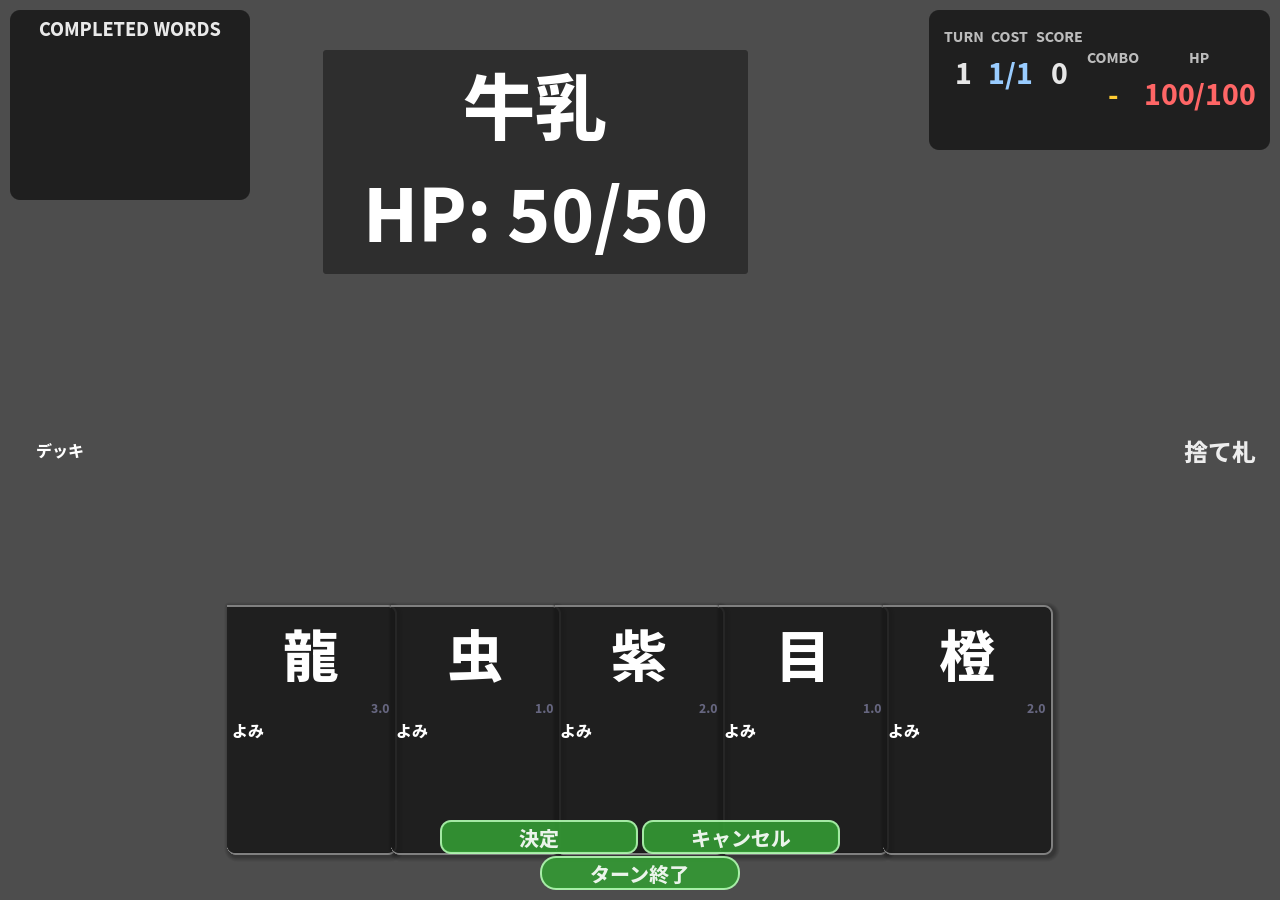
<file: kanji/Jwordgame.html>
<!DOCTYPE html>
<html lang="en">
	<head>
		<meta charset="utf-8">
		<meta name="viewport" content="width=device-width, user-scalable=no, initial-scale=1.0">
		<title>Jwordgame</title>
		<style>
html, body, #canvas {
	margin: 0;
	padding: 0;
	border: 0;
}

body {
	color: white;
	background-color: black;
	overflow: hidden;
	touch-action: none;
}

#canvas {
	display: block;
}

#canvas:focus {
	outline: none;
}

#status, #status-splash, #status-progress {
	position: absolute;
	left: 0;
	right: 0;
}

#status, #status-splash {
	top: 0;
	bottom: 0;
}

#status {
	background-color: #242424;
	display: flex;
	flex-direction: column;
	justify-content: center;
	align-items: center;
	visibility: hidden;
}

#status-splash {
	max-height: 100%;
	max-width: 100%;
	margin: auto;
}

#status-splash.show-image--false {
	display: none;
}

#status-splash.fullsize--true {
	height: 100%;
	width: 100%;
	object-fit: contain;
}

#status-splash.use-filter--false {
	image-rendering: pixelated;
}

#status-progress, #status-notice {
	display: none;
}

#status-progress {
	bottom: 10%;
	width: 50%;
	margin: 0 auto;
}

#status-notice {
	background-color: #5b3943;
	border-radius: 0.5rem;
	border: 1px solid #9b3943;
	color: #e0e0e0;
	font-family: 'Noto Sans', 'Droid Sans', Arial, sans-serif;
	line-height: 1.3;
	margin: 0 2rem;
	overflow: hidden;
	padding: 1rem;
	text-align: center;
	z-index: 1;
}
		</style>
		<link id="-gd-engine-icon" rel="icon" type="image/png" href="Jwordgame.icon.png" />
<link rel="apple-touch-icon" href="Jwordgame.apple-touch-icon.png"/>

	</head>
	<body>
		<canvas id="canvas">
			Your browser does not support the canvas tag.
		</canvas>

		<noscript>
			Your browser does not support JavaScript.
		</noscript>

		<div id="status">
			<img id="status-splash" class="show-image--true fullsize--true use-filter--true" src="Jwordgame.png" alt="">
			<progress id="status-progress"></progress>
			<div id="status-notice"></div>
		</div>

		<script src="Jwordgame.js"></script>
		<script>
const GODOT_CONFIG = {"args":[],"canvasResizePolicy":2,"ensureCrossOriginIsolationHeaders":true,"executable":"Jwordgame","experimentalVK":false,"fileSizes":{"Jwordgame.pck":4213744,"Jwordgame.wasm":52126319},"focusCanvas":true,"gdextensionLibs":[]};
const GODOT_THREADS_ENABLED = false;
const engine = new Engine(GODOT_CONFIG);

(function () {
	const statusOverlay = document.getElementById('status');
	const statusProgress = document.getElementById('status-progress');
	const statusNotice = document.getElementById('status-notice');

	let initializing = true;
	let statusMode = '';

	function setStatusMode(mode) {
		if (statusMode === mode || !initializing) {
			return;
		}
		if (mode === 'hidden') {
			statusOverlay.remove();
			initializing = false;
			return;
		}
		statusOverlay.style.visibility = 'visible';
		statusProgress.style.display = mode === 'progress' ? 'block' : 'none';
		statusNotice.style.display = mode === 'notice' ? 'block' : 'none';
		statusMode = mode;
	}

	function setStatusNotice(text) {
		while (statusNotice.lastChild) {
			statusNotice.removeChild(statusNotice.lastChild);
		}
		const lines = text.split('\n');
		lines.forEach((line) => {
			statusNotice.appendChild(document.createTextNode(line));
			statusNotice.appendChild(document.createElement('br'));
		});
	}

	function displayFailureNotice(err) {
		console.error(err);
		if (err instanceof Error) {
			setStatusNotice(err.message);
		} else if (typeof err === 'string') {
			setStatusNotice(err);
		} else {
			setStatusNotice('An unknown error occurred.');
		}
		setStatusMode('notice');
		initializing = false;
	}

	const missing = Engine.getMissingFeatures({
		threads: GODOT_THREADS_ENABLED,
	});

	if (missing.length !== 0) {
		if (GODOT_CONFIG['serviceWorker'] && GODOT_CONFIG['ensureCrossOriginIsolationHeaders'] && 'serviceWorker' in navigator) {
			let serviceWorkerRegistrationPromise;
			try {
				serviceWorkerRegistrationPromise = navigator.serviceWorker.getRegistration();
			} catch (err) {
				serviceWorkerRegistrationPromise = Promise.reject(new Error('Service worker registration failed.'));
			}
			// There's a chance that installing the service worker would fix the issue
			Promise.race([
				serviceWorkerRegistrationPromise.then((registration) => {
					if (registration != null) {
						return Promise.reject(new Error('Service worker already exists.'));
					}
					return registration;
				}).then(() => engine.installServiceWorker()),
				// For some reason, `getRegistration()` can stall
				new Promise((resolve) => {
					setTimeout(() => resolve(), 2000);
				}),
			]).then(() => {
				// Reload if there was no error.
				window.location.reload();
			}).catch((err) => {
				console.error('Error while registering service worker:', err);
			});
		} else {
			// Display the message as usual
			const missingMsg = 'Error\nThe following features required to run Godot projects on the Web are missing:\n';
			displayFailureNotice(missingMsg + missing.join('\n'));
		}
	} else {
		setStatusMode('progress');
		engine.startGame({
			'onProgress': function (current, total) {
				if (current > 0 && total > 0) {
					statusProgress.value = current;
					statusProgress.max = total;
				} else {
					statusProgress.removeAttribute('value');
					statusProgress.removeAttribute('max');
				}
			},
		}).then(() => {
			setStatusMode('hidden');
		}, displayFailureNotice);
	}
}());
		</script>
	</body>
</html>
</file>
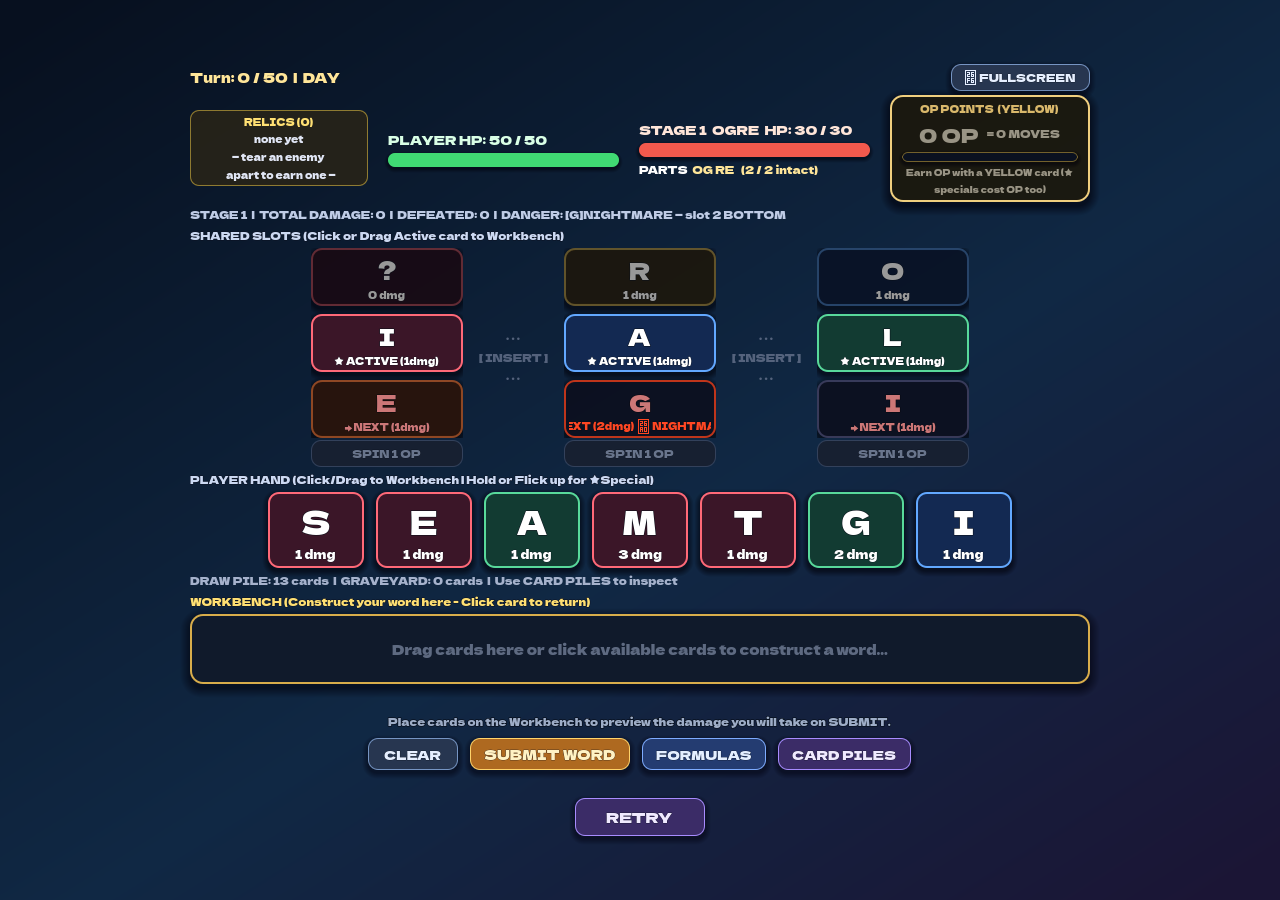
<file: wordgame/WordGamePrototype.html>
<!DOCTYPE html>
<html lang="en">
	<head>
		<meta charset="utf-8">
		<meta name="viewport" content="width=device-width, user-scalable=no, initial-scale=1.0">
		<title>WordGamePrototype</title>
		<style>
html, body, #canvas {
	margin: 0;
	padding: 0;
	border: 0;
}

body {
	color: white;
	background-color: black;
	overflow: hidden;
	touch-action: none;
}

#canvas {
	display: block;
}

#canvas:focus {
	outline: none;
}

#status, #status-splash, #status-progress {
	position: absolute;
	left: 0;
	right: 0;
}

#status, #status-splash {
	top: 0;
	bottom: 0;
}

#status {
	background-color: #242424;
	display: flex;
	flex-direction: column;
	justify-content: center;
	align-items: center;
	visibility: hidden;
}

#status-splash {
	max-height: 100%;
	max-width: 100%;
	margin: auto;
}

#status-splash.show-image--false {
	display: none;
}

#status-splash.fullsize--true {
	height: 100%;
	width: 100%;
	object-fit: contain;
}

#status-splash.use-filter--false {
	image-rendering: pixelated;
}

#status-progress, #status-notice {
	display: none;
}

#status-progress {
	bottom: 10%;
	width: 50%;
	margin: 0 auto;
}

#status-notice {
	background-color: #5b3943;
	border-radius: 0.5rem;
	border: 1px solid #9b3943;
	color: #e0e0e0;
	font-family: 'Noto Sans', 'Droid Sans', Arial, sans-serif;
	line-height: 1.3;
	margin: 0 2rem;
	overflow: hidden;
	padding: 1rem;
	text-align: center;
	z-index: 1;
}
		</style>
		<link id="-gd-engine-icon" rel="icon" type="image/png" href="WordGamePrototype.icon.png" />
<link rel="apple-touch-icon" href="WordGamePrototype.apple-touch-icon.png"/>

	</head>
	<body>
		<canvas id="canvas">
			Your browser does not support the canvas tag.
		</canvas>

		<noscript>
			Your browser does not support JavaScript.
		</noscript>

		<div id="status">
			<img id="status-splash" class="show-image--true fullsize--true use-filter--true" src="WordGamePrototype.png" alt="">
			<progress id="status-progress"></progress>
			<div id="status-notice"></div>
		</div>

		<script src="WordGamePrototype.js"></script>
		<script>
const GODOT_CONFIG = {"args":[],"canvasResizePolicy":2,"emscriptenPoolSize":8,"ensureCrossOriginIsolationHeaders":true,"executable":"WordGamePrototype","experimentalVK":false,"fileSizes":{"WordGamePrototype.pck":45628776,"WordGamePrototype.wasm":35754592},"focusCanvas":true,"gdextensionLibs":[],"godotPoolSize":4};
const GODOT_THREADS_ENABLED = false;
const engine = new Engine(GODOT_CONFIG);

(function () {
	const statusOverlay = document.getElementById('status');
	const statusProgress = document.getElementById('status-progress');
	const statusNotice = document.getElementById('status-notice');

	let initializing = true;
	let statusMode = '';

	function setStatusMode(mode) {
		if (statusMode === mode || !initializing) {
			return;
		}
		if (mode === 'hidden') {
			statusOverlay.remove();
			initializing = false;
			return;
		}
		statusOverlay.style.visibility = 'visible';
		statusProgress.style.display = mode === 'progress' ? 'block' : 'none';
		statusNotice.style.display = mode === 'notice' ? 'block' : 'none';
		statusMode = mode;
	}

	function setStatusNotice(text) {
		while (statusNotice.lastChild) {
			statusNotice.removeChild(statusNotice.lastChild);
		}
		const lines = text.split('\n');
		lines.forEach((line) => {
			statusNotice.appendChild(document.createTextNode(line));
			statusNotice.appendChild(document.createElement('br'));
		});
	}

	function displayFailureNotice(err) {
		console.error(err);
		if (err instanceof Error) {
			setStatusNotice(err.message);
		} else if (typeof err === 'string') {
			setStatusNotice(err);
		} else {
			setStatusNotice('An unknown error occurred.');
		}
		setStatusMode('notice');
		initializing = false;
	}

	const missing = Engine.getMissingFeatures({
		threads: GODOT_THREADS_ENABLED,
	});

	if (missing.length !== 0) {
		if (GODOT_CONFIG['serviceWorker'] && GODOT_CONFIG['ensureCrossOriginIsolationHeaders'] && 'serviceWorker' in navigator) {
			let serviceWorkerRegistrationPromise;
			try {
				serviceWorkerRegistrationPromise = navigator.serviceWorker.getRegistration();
			} catch (err) {
				serviceWorkerRegistrationPromise = Promise.reject(new Error('Service worker registration failed.'));
			}
			// There's a chance that installing the service worker would fix the issue
			Promise.race([
				serviceWorkerRegistrationPromise.then((registration) => {
					if (registration != null) {
						return Promise.reject(new Error('Service worker already exists.'));
					}
					return registration;
				}).then(() => engine.installServiceWorker()),
				// For some reason, `getRegistration()` can stall
				new Promise((resolve) => {
					setTimeout(() => resolve(), 2000);
				}),
			]).then(() => {
				// Reload if there was no error.
				window.location.reload();
			}).catch((err) => {
				console.error('Error while registering service worker:', err);
			});
		} else {
			// Display the message as usual
			const missingMsg = 'Error\nThe following features required to run Godot projects on the Web are missing:\n';
			displayFailureNotice(missingMsg + missing.join('\n'));
		}
	} else {
		setStatusMode('progress');
		engine.startGame({
			'onProgress': function (current, total) {
				if (current > 0 && total > 0) {
					statusProgress.value = current;
					statusProgress.max = total;
				} else {
					statusProgress.removeAttribute('value');
					statusProgress.removeAttribute('max');
				}
			},
		}).then(() => {
			setStatusMode('hidden');
		}, displayFailureNotice);
	}
}());
		</script>
	</body>
</html>
</file>
<file: styles.css>
:root {
    color-scheme: dark;
    --bg: #17191c;
    --panel: #1e2125;
    --text: #eef0f2;
    --muted: #a0a6ad;
    --line: #34383f;
    --blue: #a5bdff;
    --heading: 'Lexend', 'M PLUS 1p', sans-serif;
}
* { box-sizing: border-box; margin: 0; padding: 0; }
html { scroll-behavior: smooth; scroll-padding-top: 50px; }
body { background: var(--bg); color: var(--text); font: 14px/1.9 'M PLUS 1p', sans-serif; -webkit-font-smoothing: antialiased; }
::selection { background: var(--blue); color: var(--bg); }
a { color: inherit; }
img { display: block; max-width: 100%; }
a:focus-visible, button:focus-visible, audio:focus-visible { outline: 2px solid var(--blue); outline-offset: 6px; }
.site-header { position: fixed; inset: 0 auto 0 0; width: 210px; z-index: 100; border-right: 1px solid var(--line); background: var(--bg); }
.site-nav { height: 100%; display: flex; flex-direction: column; align-items: flex-start; padding: 42px 30px; }
.logo { display: flex; align-items: center; gap: 10px; text-decoration: none; font: 500 23px var(--heading); letter-spacing: -1px; }
.logo img { width: 27px; height: 27px; border-radius: 50%; }
.nav-links { list-style: none; display: flex; flex-direction: column; gap: 13px; margin-top: 96px; width: 100%; }
.nav-links a { display: flex; align-items: center; justify-content: space-between; padding: 8px 0; text-decoration: none; color: var(--muted); font: 400 12px/1.5 var(--heading); transition: color .2s; }
.nav-links a::after { content: ''; width: 4px; height: 4px; border-radius: 50%; background: var(--blue); opacity: 0; transition: opacity .2s; }
.nav-links a:hover, .nav-links a[aria-current] { color: var(--text); }
.nav-links a:hover::after, .nav-links a[aria-current]::after { opacity: 1; }
main { max-width: 1420px; margin-left: 210px; padding: 0 64px; }
.hero-section { padding: 58px 0 70px; }
.hero-image-container { display: flex; flex-direction: column-reverse; gap: 40px; }
.hero-overlay { width: 100%; }
.hero-text { display: grid; grid-template-columns: 1fr auto; align-items: center; column-gap: 40px; }
.hero-kicker { grid-column: 1 / -1; color: var(--muted); font-size: 12px; margin-bottom: 22px; }
.hero-text h1 { grid-column: 1 / -1; max-width: 100%; font: 400 clamp(48px, 6.7vw, 108px)/1.08 var(--heading); letter-spacing: -.065em; text-wrap: balance; }
.hero-description { color: var(--muted); font-size: 12px; letter-spacing: .07em; margin-top: 28px; }
.hero-image { width: 100%; height: auto; object-fit: contain; border-radius: 2px; }
.button-link { display: inline-flex; align-items: center; justify-content: space-between; gap: 28px; min-height: 44px; padding: 10px 0; background: transparent; border: 0; border-bottom: 1px solid #78838d; text-decoration: none; font: 400 12px/1.7 var(--heading); transition: color .2s, border-color .2s; }
.button-link::after { content: '↗'; font-size: 19px; line-height: 1; }
.button-link:hover { color: var(--blue); border-color: var(--blue); }
.hero-cta { align-self: end; color: var(--blue); border-color: #667aa4; min-width: 120px; }
.content-section { padding: 66px 0; border-top: 1px solid var(--line); }
h2 { font: 400 clamp(30px, 3.6vw, 48px)/1.2 var(--heading); letter-spacing: -.045em; margin-bottom: 17px; }
#music h2, #newqolo h2 { font-family: 'M PLUS 1p', sans-serif; font-weight: 400; }
.section-description, .section-lead { color: var(--muted); font-size: 12px; line-height: 2; margin-bottom: 34px; }
#about { display: grid; grid-template-columns: 1fr 1.6fr; gap: 40px; align-items: start; padding-block: 40px; }
#about h2 { font-size: 24px; margin: 0; }
.about-content { display: grid; grid-template-columns: 1fr auto; gap: 5px 24px; }
.about-content p { grid-column: 1; font-size: 13px; color: var(--muted); }
.about-content p:first-child { color: var(--text); }
.social-links { grid-column: 2; grid-row: 1 / 3; align-self: center; }
.social-icon { display: grid; place-items: center; width: 42px; height: 42px; border: 1px solid var(--line); border-radius: 50%; transition: border-color .2s; }
.social-icon:hover { border-color: var(--blue); }
.social-icon img { width: 20px; height: 20px; }
.music-grid { display: flex; flex-direction: column; }
.music-card { min-width: 0; }
.music-grid .music-card { display: grid; grid-template-columns: minmax(120px, 1fr) minmax(0, 2.2fr); align-items: center; gap: 30px; border-top: 1px solid var(--line); padding: 24px 0; }
.music-card h3 { font: 400 14px/1.7 var(--heading); }
audio { width: 100%; height: 40px; display: block; }
.music-external { border-top: 1px solid var(--line); padding-top: 24px; }
.spotify-card { display: grid; grid-template-columns: minmax(120px, 1fr) minmax(0, 2.2fr); gap: 30px; align-items: start; }
.spotify-card h3 { font-size: 11px; color: var(--muted); padding-top: 12px; }
.spotify-card iframe { border: 0; width: 100%; }
.image-grid { columns: 3; column-gap: 20px; }
.image-card { break-inside: avoid; margin-bottom: 28px; }
.image-card button { width: 100%; display: block; border: 0; background: var(--panel); cursor: zoom-in; overflow: hidden; border-radius: 2px; }
.image-card img { width: 100%; height: auto; transition: transform .55s cubic-bezier(.2,.65,.3,1); }
.image-card button:hover img { transform: scale(1.035); }
.image-card figcaption { color: var(--muted); font-size: 10px; padding-top: 10px; display: flex; justify-content: space-between; }
.image-card figcaption::after { content: '↗'; color: #c0c9d6; font-size: 13px; }
.game-content { display: grid; grid-template-columns: 1fr auto; align-items: center; gap: 36px; padding: 32px 0; border-top: 1px solid var(--line); }
.game-info h3 { font: 400 clamp(18px, 2vw, 27px)/1.4 var(--heading); letter-spacing: -.03em; margin-bottom: 13px; }
.game-info p { max-width: 65ch; color: var(--muted); font-size: 12px; line-height: 2; }
.game-content .button-link { min-width: 112px; white-space: nowrap; }
#newqolo { display: grid; grid-template-columns: 1fr 1.65fr; gap: 0 55px; align-items: start; }
.section-title-wrapper { grid-column: 1; display: flex; flex-direction: column; align-items: flex-start; gap: 16px; }
.section-title-wrapper h2 { margin: 0; }
.status-badge { border: 1px solid #4a5059; color: var(--muted); font: 400 9px/1.7 var(--heading); padding: 4px 9px; border-radius: 2px; }
#newqolo > .section-lead { grid-column: 1; margin-top: 24px; margin-bottom: 22px; }
.summary { grid-column: 2; grid-row: 1 / 4; }
.qolo-summary h3 { font-size: 17px; font-weight: 400; margin-bottom: 14px; }
.qolo-summary > p { color: var(--muted); font-size: 12px; line-height: 2; margin-bottom: 25px; }
.qolo-highlight-list { list-style: none; display: grid; gap: 22px; }
.qolo-highlight-list li { color: var(--muted); font-size: 12px; line-height: 1.95; border-top: 1px solid var(--line); padding-top: 18px; }
.qolo-highlight-list strong { display: block; color: var(--text); font-size: 13px; font-weight: 500; margin-bottom: 8px; }
.qolo-highlight-list em { color: #c6d4f3; }
#newqolo > .link-container { grid-column: 1; margin-top: 5px; }
#newqolo .button-link { font-family: 'M PLUS 1p', sans-serif; font-size: 11px; gap: 16px; }
#downloads { display: grid; grid-template-columns: 1fr 1.65fr; gap: 55px; align-items: center; padding-block: 42px; }
#downloads h2 { font-size: 29px; margin: 0; }
.download-item { display: flex; align-items: center; justify-content: space-between; gap: 20px; }
.download-item h3 { font: 400 13px var(--heading); }
.download-link { display: flex; align-items: center; gap: 25px; text-decoration: none; padding: 10px 0; }
.file-name { font: 400 12px var(--heading); color: var(--muted); }
.file-action { font: 400 10px var(--heading); color: var(--blue); }
.file-action::after { content: '↓'; margin-left: 15px; font-size: 17px; }
.download-link:hover .file-action { color: white; }
footer { margin-left: 274px; margin-right: 64px; max-width: 1292px; padding: 28px 0; border-top: 1px solid var(--line); font: 400 9px/1.7 var(--heading); color: var(--muted); }
.image-dialog { border: 0; background: transparent; color: white; padding: 48px 0 0; margin: auto; max-width: 94vw; max-height: 94dvh; overflow: visible; }
.image-dialog::backdrop { background: #101216ed; backdrop-filter: blur(12px); }
.image-dialog img { max-width: 90vw; max-height: 78dvh; object-fit: contain; margin: auto; }
.image-dialog p { text-align: center; font-size: 12px; padding: 12px; }
.dialog-close { position: absolute; top: 0; right: 0; border: 1px solid #ffffff70; background: #1e2125; color: white; padding: 8px 16px; cursor: pointer; }
body:has(.image-dialog[open]) { overflow: hidden; }
@media (min-width: 1630px) {
    main { margin-inline: auto; padding-left: 260px; }
    footer { margin-left: auto; margin-right: auto; padding-left: 196px; }
}
@media (max-width: 1100px) {
    html { scroll-padding-top: 110px; }
    .site-header { position: sticky; inset: auto; top: 0; width: 100%; border-right: 0; border-bottom: 1px solid var(--line); background: #17191cf2; backdrop-filter: blur(18px); }
    .site-nav { padding: 22px 5%; flex-direction: row; align-items: center; justify-content: space-between; gap: 30px; }
    .logo { font-size: 21px; }
    .nav-links { flex-direction: row; gap: 20px; margin-top: 0; width: auto; }
    .nav-links a { font-size: 10px; }
    .nav-links a::after { display: none; }
    main { margin-left: 0; padding: 0 5%; }
    .hero-text h1 { font-size: clamp(52px, 8.8vw, 92px); }
    footer { margin: 0 5%; }
}
@media (max-width: 760px) {
    .site-nav { flex-wrap: wrap; gap: 16px; padding-block: 17px; }
    .nav-links { width: 100%; justify-content: space-between; gap: 12px; }
    .nav-links a { padding: 3px 0; font-size: 10px; }
    .hero-section { padding: 35px 0 45px; }
    .hero-image-container { gap: 28px; }
    .hero-text { gap: 0 20px; }
    .hero-text h1 { font-size: clamp(46px, 9.5vw, 68px); }
    .hero-kicker { margin-bottom: 18px; }
    .hero-description { font-size: 11px; }
    .content-section { padding-block: 48px; }
    #about { grid-template-columns: 1fr 1.8fr; gap: 24px; }
    .image-grid { columns: 2; column-gap: 16px; }
    .image-card { margin-bottom: 24px; }
    #newqolo { grid-template-columns: 1fr; }
    .section-title-wrapper { flex-direction: row; align-items: center; justify-content: space-between; }
    #newqolo > .section-lead { margin-block: 24px; }
    .summary { grid-column: 1; grid-row: auto; }
    #newqolo > .link-container { margin-top: 28px; }
    #downloads { grid-template-columns: 1fr; gap: 28px; }
}
@media (max-width: 480px) {
    .logo { font-size: 20px; }
    .nav-links { gap: 8px; }
    .nav-links a { font-size: 9px; }
    .hero-text h1 { font-size: 49px; letter-spacing: -.065em; }
    .hero-text { grid-template-columns: 1fr; }
    .hero-description { margin-top: 22px; }
    .hero-cta { justify-self: start; margin-top: 20px; min-width: 110px; }
    .hero-image-container { gap: 26px; }
    #about { grid-template-columns: 1fr; gap: 22px; padding-block: 30px; }
    .about-content p { font-size: 12px; }
    .music-grid .music-card { grid-template-columns: 1fr; gap: 14px; padding-block: 22px; }
    .music-card h3 { font-size: 13px; }
    .spotify-card { grid-template-columns: 1fr; gap: 15px; }
    .spotify-card h3 { padding-top: 0; }
    .image-grid { column-gap: 12px; }
    .image-card figcaption { font-size: 9px; }
    .game-content { grid-template-columns: 1fr; gap: 18px; padding-block: 26px; }
    .game-info h3 { font-size: 21px; }
    .game-info p { font-size: 11px; }
    .game-content .link-container { justify-self: start; }
    #newqolo h2 { font-size: 30px; }
    .status-badge { font-size: 8px; }
    .download-item { gap: 12px; }
    .download-item h3 { font-size: 12px; }
    .download-link { gap: 15px; }
    .file-name { font-size: 11px; }
}
@media (prefers-reduced-motion: reduce) {
    html { scroll-behavior: auto; }
    *, *::before, *::after { animation: none !important; transition: none !important; }
}


/* Editorial refinement — restrained hierarchy, generous rhythm, tactile details */
:root { --bg: #151719; --panel: #1c1f22; --text: #f1f0ed; --muted: #a2a5a9; --line: #383b3e; --blue: #c0c9b5; }
body { font-size: 14px; }
.site-header { background: #151719; }
.site-nav { padding-top: 48px; }
.logo { font-weight: 700; letter-spacing: -.055em; }
.logo-period, .heading-dot, .hero-period { color: var(--blue); }
.nav-links { margin-top: 110px; }
.nav-links a { font-size: 12px; letter-spacing: .02em; }
main { max-width: 1540px; padding-inline: clamp(28px, 5vw, 88px); }
.hero-section { padding-top: clamp(48px, 8vw, 112px); padding-bottom: clamp(68px, 9vw, 130px); }
.hero-image-container { gap: 38px; }
.hero-text { column-gap: 24px; }
.hero-kicker { display: flex; align-items: center; gap: 24px; font-size: 12px; letter-spacing: .04em; margin-bottom: 27px; }
.eyebrow-index, .project-number { font: 500 10px/1.6 var(--heading); color: var(--blue); letter-spacing: .14em; }
.hero-text h1 { font-weight: 500; font-size: clamp(76px, 10vw, 160px); line-height: .96; letter-spacing: -.085em; }
.hero-description { font-size: 13px; margin-top: 37px; letter-spacing: .01em; }
.hero-description-en { color: #868d90; font-size: 11px; }
.hero-image { max-height: 630px; width: 100%; object-fit: cover; aspect-ratio: 2 / 1; filter: saturate(.74); transition: filter .5s ease; }
.hero-image:hover { filter: saturate(.94); }
.hero-cta { min-width: 172px; }
.content-section { padding-block: clamp(76px, 9vw, 132px); }
.content-section > h2, .section-title-wrapper h2 { margin-bottom: 22px; }
h2 { font-size: clamp(38px, 4.3vw, 67px); font-weight: 500; }
.section-description, .section-lead { font-size: 13px; margin-bottom: 43px; }
#about { padding-block: 54px; }
#about h2 { font-size: 30px; }
.about-content p { font-size: 14px; }
.music-grid .music-card { padding: 32px 0; }
.music-grid .music-card h3 { font-size: 17px; }
.image-grid { column-gap: 24px; }
.image-card { margin-bottom: 35px; }
.image-card:nth-child(1) { break-after: avoid; }
.image-card figcaption { font-size: 11px; letter-spacing: .03em; }
.image-card button { background: #222426; }
.image-card button:focus-visible { outline: 2px solid var(--blue); outline-offset: 4px; }
.game-content { padding-block: 43px; }
.game-info .project-number { color: var(--blue); margin-bottom: 14px; font-size: 10px; }
.game-info h3 { font-size: clamp(24px, 2.7vw, 39px); }
.game-info p:not(.project-number) { font-size: 13px; }
.game-content .button-link { min-width: 145px; }
.button-link { transition: color .2s, border-color .2s, gap .2s; }
.button-link:hover { gap: 36px; }
#newqolo { gap: 0 65px; }
.qolo-highlight-list { gap: 26px; }
#downloads { padding-block: 58px; }
#downloads h2 { font-size: 32px; }
footer { padding-block: 36px; }
@media (min-width: 1630px) { main { padding-left: 280px; } }
@media (max-width: 1100px) {
  .site-nav { padding: 18px 5%; }
  .nav-links { margin-top: 0; }
  main { padding-inline: 5%; }
  .hero-section { padding-top: 55px; }
  .hero-text h1 { font-size: clamp(65px, 11vw, 112px); }
}
@media (max-width: 760px) {
  .site-nav { align-items: flex-start; }
  .nav-links { justify-content: flex-start; overflow-x: auto; flex-wrap: nowrap; padding-bottom: 6px; gap: 22px; scrollbar-width: thin; }
  .nav-links li { flex-shrink: 0; }
  .nav-links a { font-size: 11px; white-space: nowrap; min-height: 32px; }
  .hero-section { padding-top: 44px; }
  .hero-image { aspect-ratio: 4 / 3; }
  .hero-text h1 { font-size: clamp(64px, 12vw, 86px); }
  .hero-description-en { display: block; margin-top: 6px; }
  .content-section { padding-block: 68px; }
  #newqolo { gap: 0; }
  .image-grid { columns: 2; column-gap: 14px; }
}
@media (max-width: 480px) {
  .hero-kicker { gap: 14px; font-size: 11px; }
  .eyebrow-index { font-size: 9px; }
  .hero-text h1 { font-size: clamp(62px, 15vw, 80px); }
  .hero-image { aspect-ratio: 5 / 4; }
  .hero-description { margin-top: 26px; }
  .hero-cta { margin-top: 30px; }
  .image-card { margin-bottom: 20px; }
  .game-content { padding-block: 33px; }
  #about h2 { font-size: 29px; }
}
@media (prefers-reduced-motion: reduce) { .hero-image { transition: none; } }
</file>
